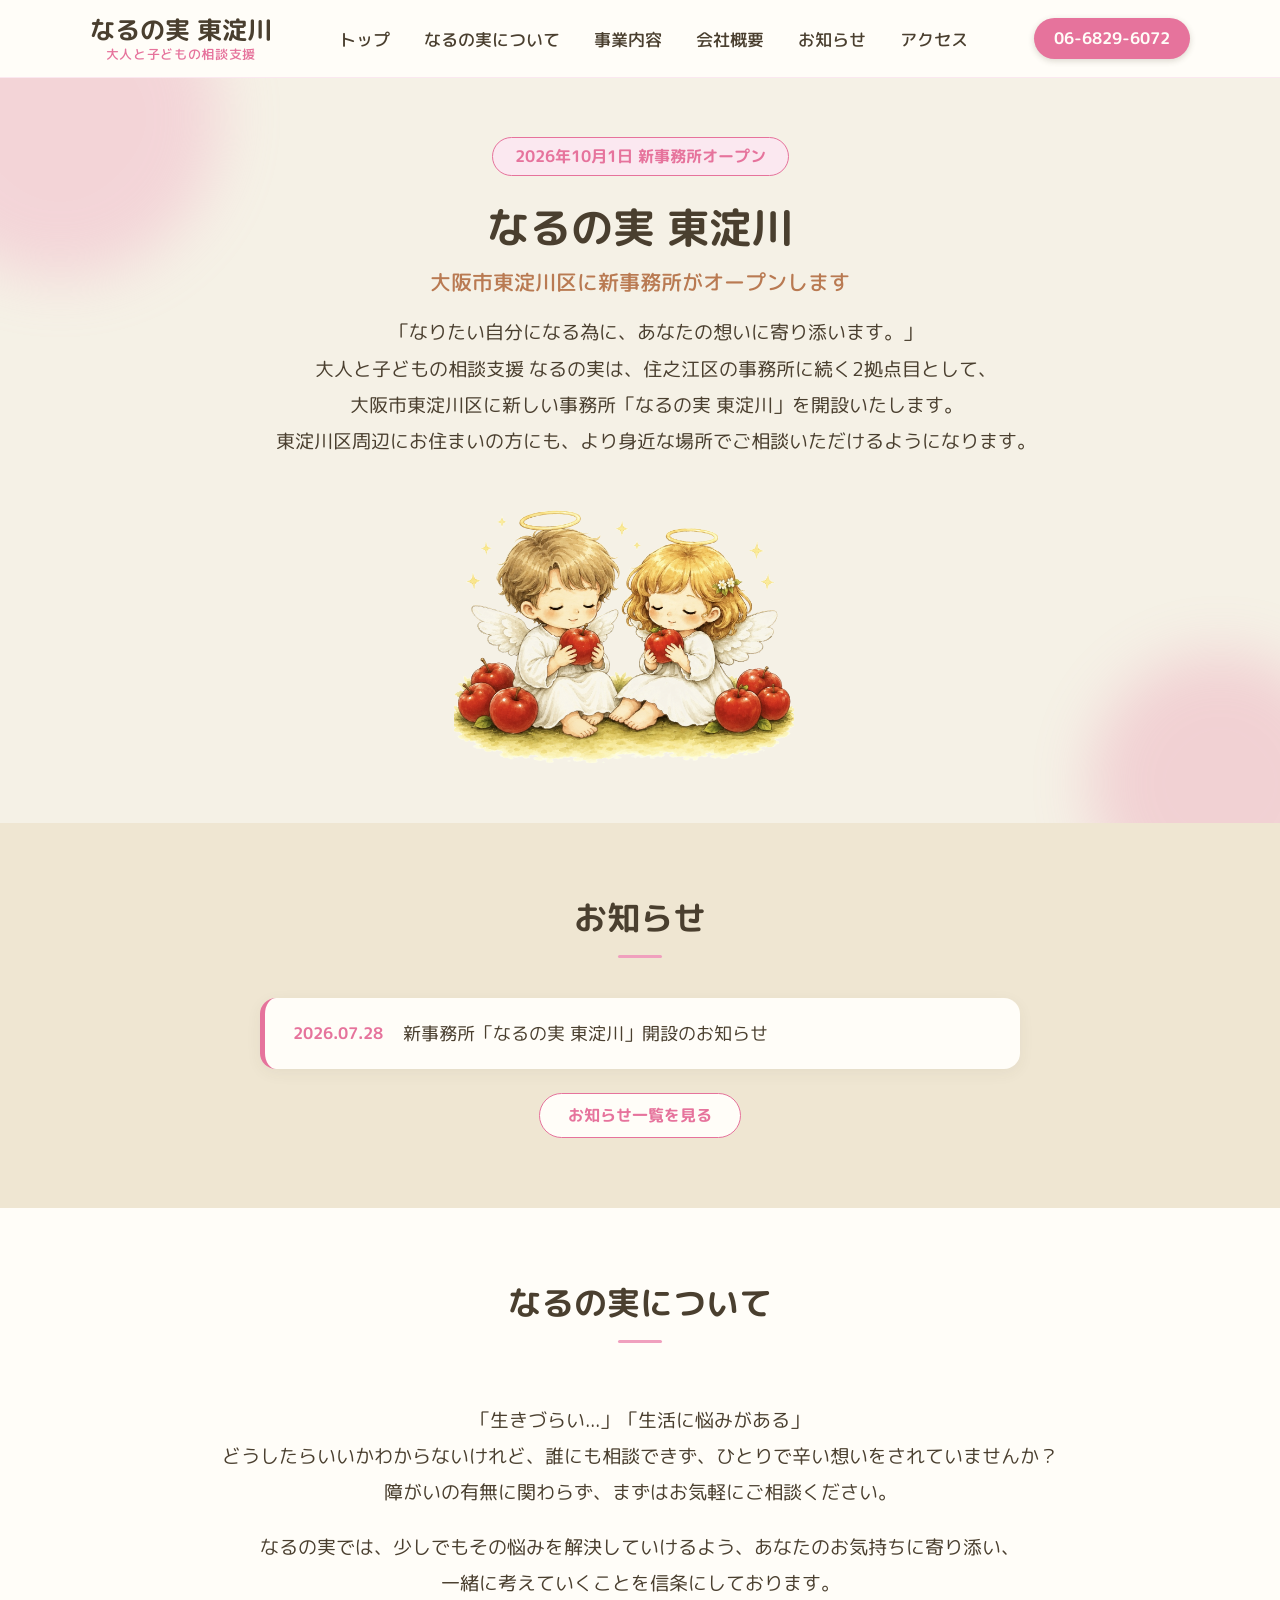
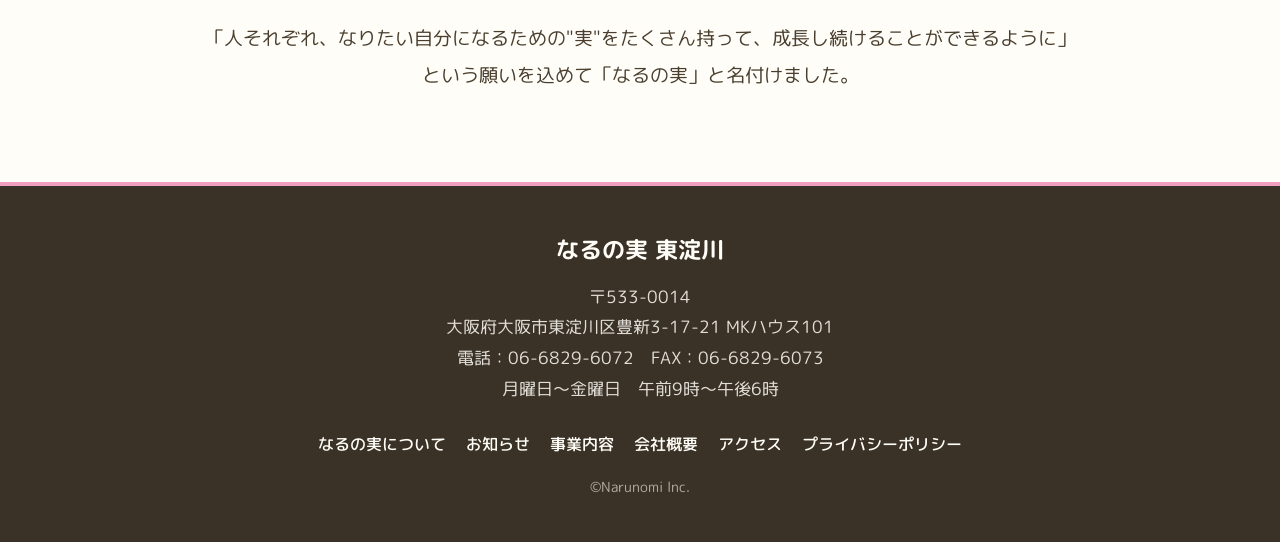
<file: index.html>
<!DOCTYPE html>
<html lang="ja">
<head>
<meta charset="UTF-8">
<meta name="viewport" content="width=device-width, initial-scale=1">
<title>なるの実 東淀川 :: 大人と子どもの相談支援 なるの実</title>
<meta name="description" content="大人と子どもの相談支援 なるの実の新事務所「なるの実 東淀川」が大阪市東淀川区にオープンします。">
<link rel="preconnect" href="https://fonts.googleapis.com">
<link rel="stylesheet" href="style.css?v=9">
</head>
<body>

<header id="header">
  <div class="header--inner">
    <div class="logo">なるの実 東淀川<span>大人と子どもの相談支援</span></div>
    <nav>
      <ul>
        <li><a href="index.html">トップ</a></li>
        <li><a href="#about">なるの実について</a></li>
        <li><a href="business.html">事業内容</a></li>
        <li><a href="company.html">会社概要</a></li>
        <li><a href="news.html">お知らせ</a></li>
        <li><a href="access.html">アクセス</a></li>
      </ul>
    </nav>
    <a class="btn-tel" href="tel:0668296072">06-6829-6072</a>
    <button class="menu-toggle" id="menuToggle" aria-label="メニューを開く" aria-expanded="false">☰</button>
  </div>
</header>

<main>

  <section id="hero">
    <div class="container">
      <span class="badge">2026年10月1日 新事務所オープン</span>
      <h1>なるの実 東淀川<small>大阪市東淀川区に新事務所がオープンします</small></h1>
      <p>「なりたい自分になる為に、あなたの想いに寄り添います。」<br><span class="nowrap">大人と子どもの相談支援 なるの実は、住之江区の事務所に続く2拠点目として、</span><br><span class="nowrap">大阪市東淀川区に新しい事務所「なるの実 東淀川」を開設いたします。</span><br><span class="nowrap">東淀川区周辺にお住まいの方にも、より身近な場所でご相談いただけるようになります。</span></p>
      <div class="hero-img">
        <img src="main_v_people_cutout2.png" alt="なるの実 東淀川 メインビジュアル">
      </div>
    </div>
  </section>

  <section id="news">
    <div class="container">
      <div class="section-title">
        <h2>お知らせ</h2>
      </div>
      <div class="news-preview-box">
        <a href="news.html">
          <span class="date">2026.07.28</span>
          <span class="text">新事務所「なるの実 東淀川」開設のお知らせ</span>
        </a>
      </div>
      <div style="text-align:center; margin-top:24px;">
        <a href="news.html" class="btn-more">お知らせ一覧を見る</a>
      </div>
    </div>
  </section>

  <section id="about">
    <div class="container">
      <div class="section-title">
        <h2>なるの実について</h2>
      </div>
      <div class="about-inner">
        <div class="about-text" style="max-width:920px; margin:0 auto;">
          <p>
            「生きづらい...」「生活に悩みがある」<br>
            <span class="nowrap">どうしたらいいかわからないけれど、誰にも相談できず、ひとりで辛い想いをされていませんか？</span><br>
            障がいの有無に関わらず、まずはお気軽にご相談ください。
          </p>
          <p>
            なるの実では、少しでもその悩みを解決していけるよう、あなたのお気持ちに寄り添い、<br>
            一緒に考えていくことを信条にしております。
          </p>
          <p>
            <span class="nowrap">「人それぞれ、なりたい自分になるための"実"をたくさん持って、成長し続けることができるように」</span><br>
            という願いを込めて「なるの実」と名付けました。
          </p>
        </div>
      </div>
    </div>
  </section>


</main>

<footer id="footer">
  <div class="container footer--inner">
    <div class="footer-logo">なるの実 東淀川</div>
    <div class="footer-info">
      〒533-0014<br>
      大阪府大阪市東淀川区豊新3-17-21 MKハウス101<br>
      電話：06-6829-6072　FAX：06-6829-6073<br>
      月曜日〜金曜日　午前9時〜午後6時
    </div>
    <nav>
      <ul>
        <li><a href="#about">なるの実について</a></li>
        <li><a href="news.html">お知らせ</a></li>
        <li><a href="business.html">事業内容</a></li>
        <li><a href="company.html">会社概要</a></li>
        <li><a href="access.html">アクセス</a></li>
        <li><a href="https://narunomi.com/privacy" target="_blank" rel="noopener">プライバシーポリシー</a></li>
      </ul>
    </nav>
    <p class="copyright">©Narunomi lnc.</p>
  </div>
</footer>

<script src="menu.js"></script>
</body>
</html>
</file>
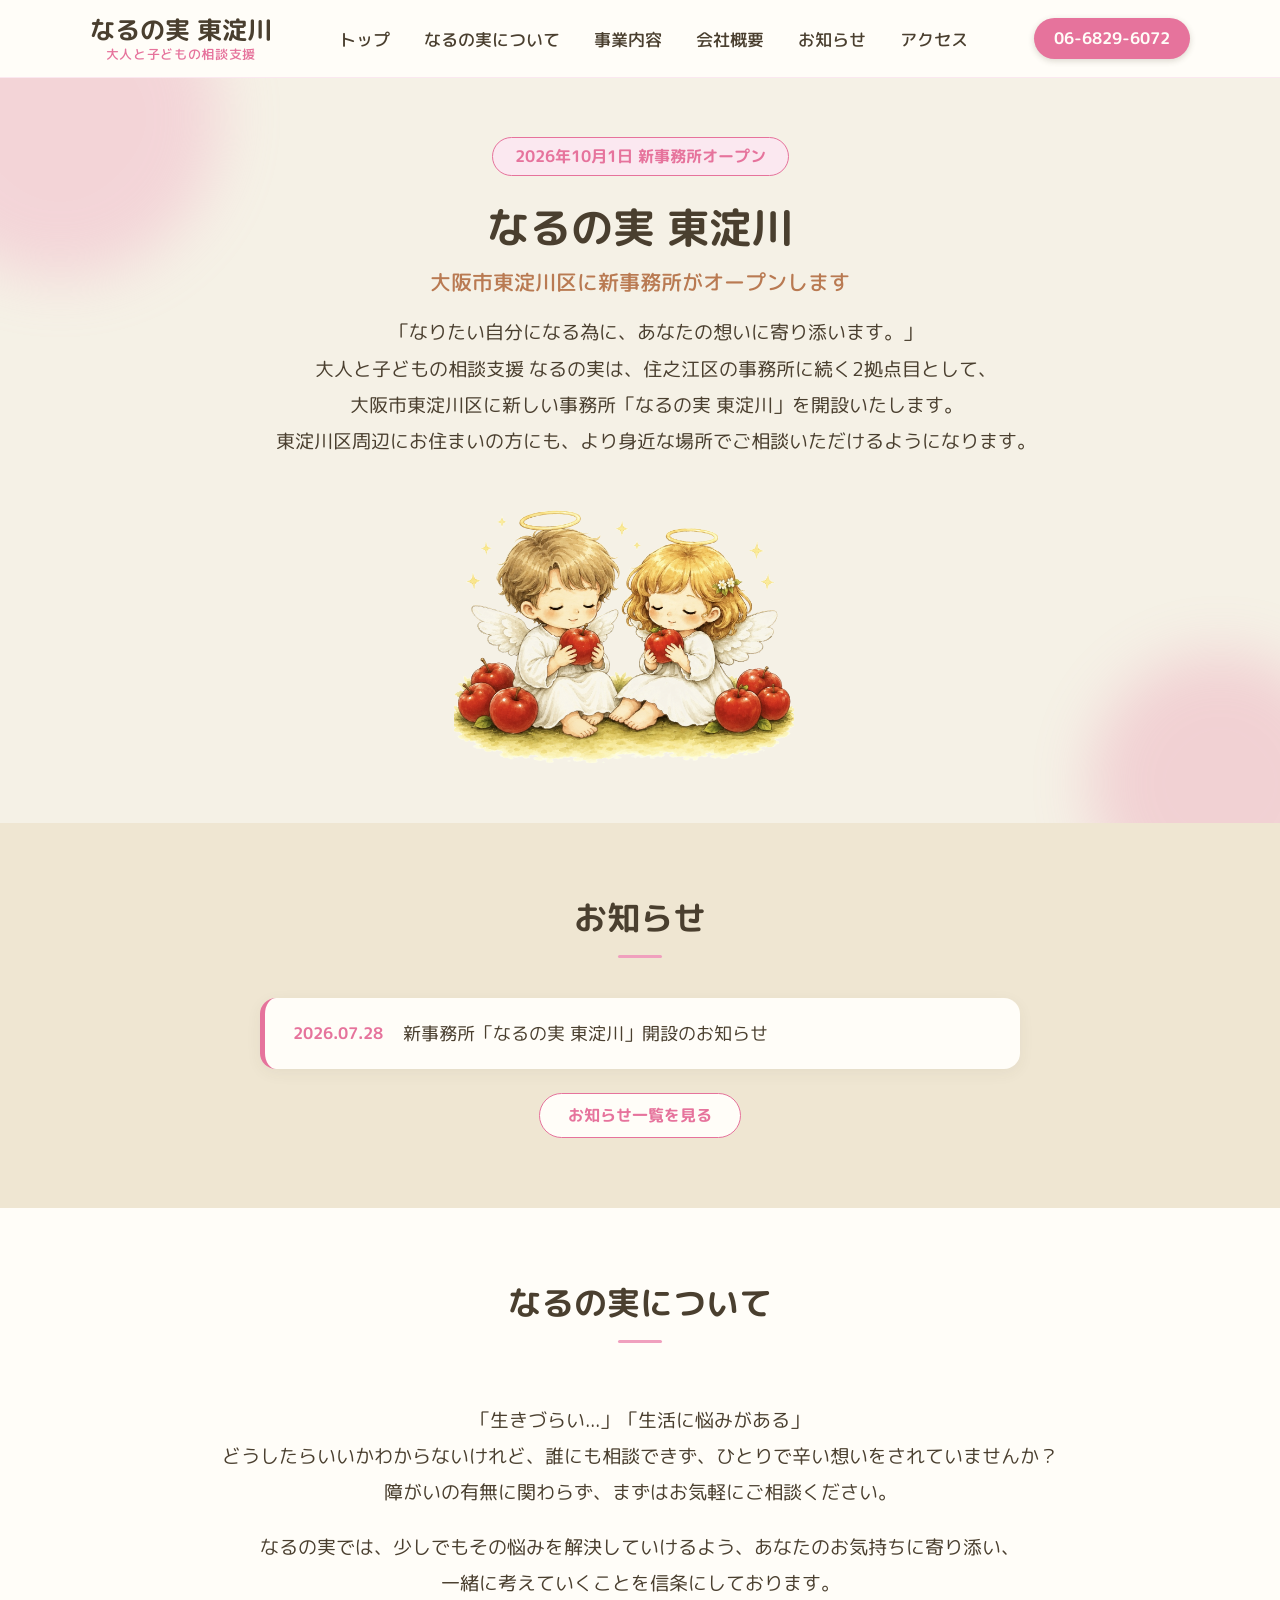
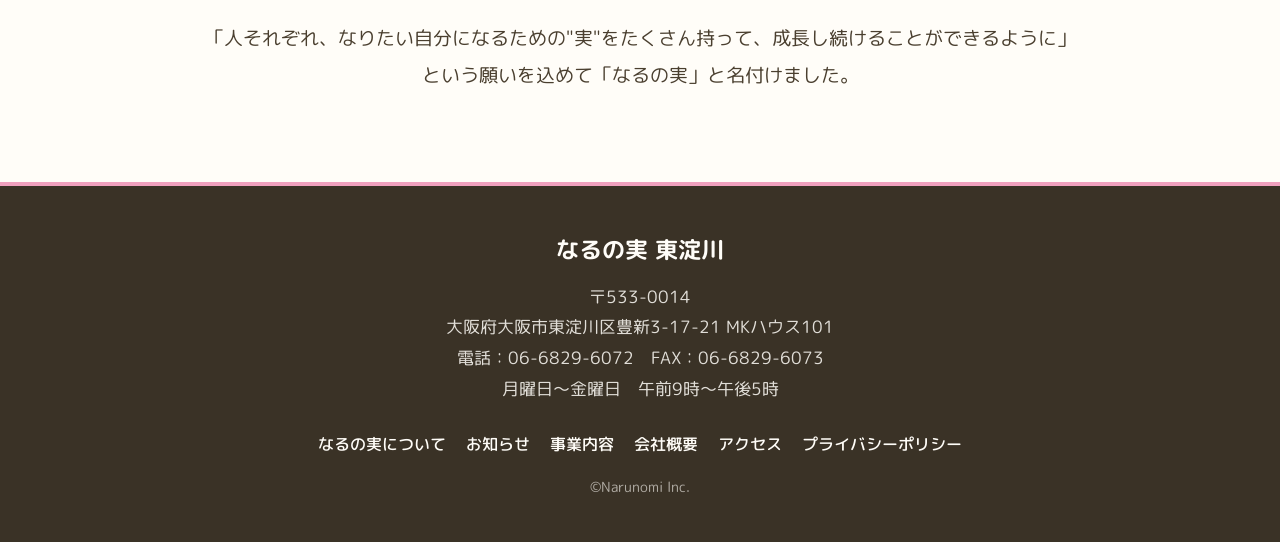
<file: なるの実東淀川ホームページ/index.html>
<!DOCTYPE html>
<html lang="ja">
<head>
<meta charset="UTF-8">
<meta name="viewport" content="width=device-width, initial-scale=1">
<title>なるの実 東淀川 :: 大人と子どもの相談支援 なるの実</title>
<meta name="description" content="大人と子どもの相談支援 なるの実の新事務所「なるの実 東淀川」が大阪市東淀川区にオープンします。">
<link rel="preconnect" href="https://fonts.googleapis.com">
<link rel="stylesheet" href="style.css">
</head>
<body>

<header id="header">
  <div class="header--inner">
    <div class="logo">なるの実 東淀川<span>大人と子どもの相談支援</span></div>
    <nav>
      <ul>
        <li><a href="index.html">トップ</a></li>
        <li><a href="#about">なるの実について</a></li>
        <li><a href="business.html">事業内容</a></li>
        <li><a href="company.html">会社概要</a></li>
        <li><a href="news.html">お知らせ</a></li>
        <li><a href="access.html">アクセス</a></li>
      </ul>
    </nav>
    <a class="btn-tel" href="tel:0668296072">06-6829-6072</a>
  </div>
</header>

<main>

  <section id="hero">
    <div class="container">
      <span class="badge">2026年10月1日 新事務所オープン</span>
      <h1>なるの実 東淀川<small>大阪市東淀川区に新事務所がオープンします</small></h1>
      <p>「なりたい自分になる為に、あなたの想いに寄り添います。」<br><span class="nowrap">大人と子どもの相談支援 なるの実は、住之江区の事務所に続く2拠点目として、</span><br><span class="nowrap">大阪市東淀川区に新しい事務所「なるの実 東淀川」を開設いたします。</span><br><span class="nowrap">東淀川区周辺にお住まいの方にも、より身近な場所でご相談いただけるようになります。</span></p>
      <div class="hero-img">
        <img src="main_v_people_cutout2.png" alt="なるの実 東淀川 メインビジュアル">
      </div>
    </div>
  </section>

  <section id="news">
    <div class="container">
      <div class="section-title">
        <h2>お知らせ</h2>
      </div>
      <div class="news-preview-box">
        <a href="news.html">
          <span class="date">2026.07.28</span>
          <span class="text">新事務所「なるの実 東淀川」開設のお知らせ</span>
        </a>
      </div>
      <div style="text-align:center; margin-top:24px;">
        <a href="news.html" class="btn-more">お知らせ一覧を見る</a>
      </div>
    </div>
  </section>

  <section id="about">
    <div class="container">
      <div class="section-title">
        <h2>なるの実について</h2>
      </div>
      <div class="about-inner">
        <div class="about-text" style="max-width:920px; margin:0 auto;">
          <p>
            「生きづらい...」「生活に悩みがある」<br>
            <span class="nowrap">どうしたらいいかわからないけれど、誰にも相談できず、ひとりで辛い想いをされていませんか？</span><br>
            障がいの有無に関わらず、まずはお気軽にご相談ください。
          </p>
          <p>
            なるの実では、少しでもその悩みを解決していけるよう、あなたのお気持ちに寄り添い、<br>
            一緒に考えていくことを信条にしております。
          </p>
          <p>
            <span class="nowrap">「人それぞれ、なりたい自分になるための"実"をたくさん持って、成長し続けることができるように」</span><br>
            という願いを込めて「なるの実」と名付けました。
          </p>
        </div>
      </div>
    </div>
  </section>


</main>

<footer id="footer">
  <div class="container footer--inner">
    <div class="footer-logo">なるの実 東淀川</div>
    <div class="footer-info">
      〒533-0014<br>
      大阪府大阪市東淀川区豊新3-17-21 MKハウス101<br>
      電話：06-6829-6072　FAX：06-6829-6073<br>
      月曜日〜金曜日　午前9時〜午後5時
    </div>
    <nav>
      <ul>
        <li><a href="#about">なるの実について</a></li>
        <li><a href="news.html">お知らせ</a></li>
        <li><a href="business.html">事業内容</a></li>
        <li><a href="company.html">会社概要</a></li>
        <li><a href="access.html">アクセス</a></li>
        <li><a href="https://narunomi.com/privacy" target="_blank" rel="noopener">プライバシーポリシー</a></li>
      </ul>
    </nav>
    <p class="copyright">©Narunomi lnc.</p>
  </div>
</footer>

</body>
</html>
</file>
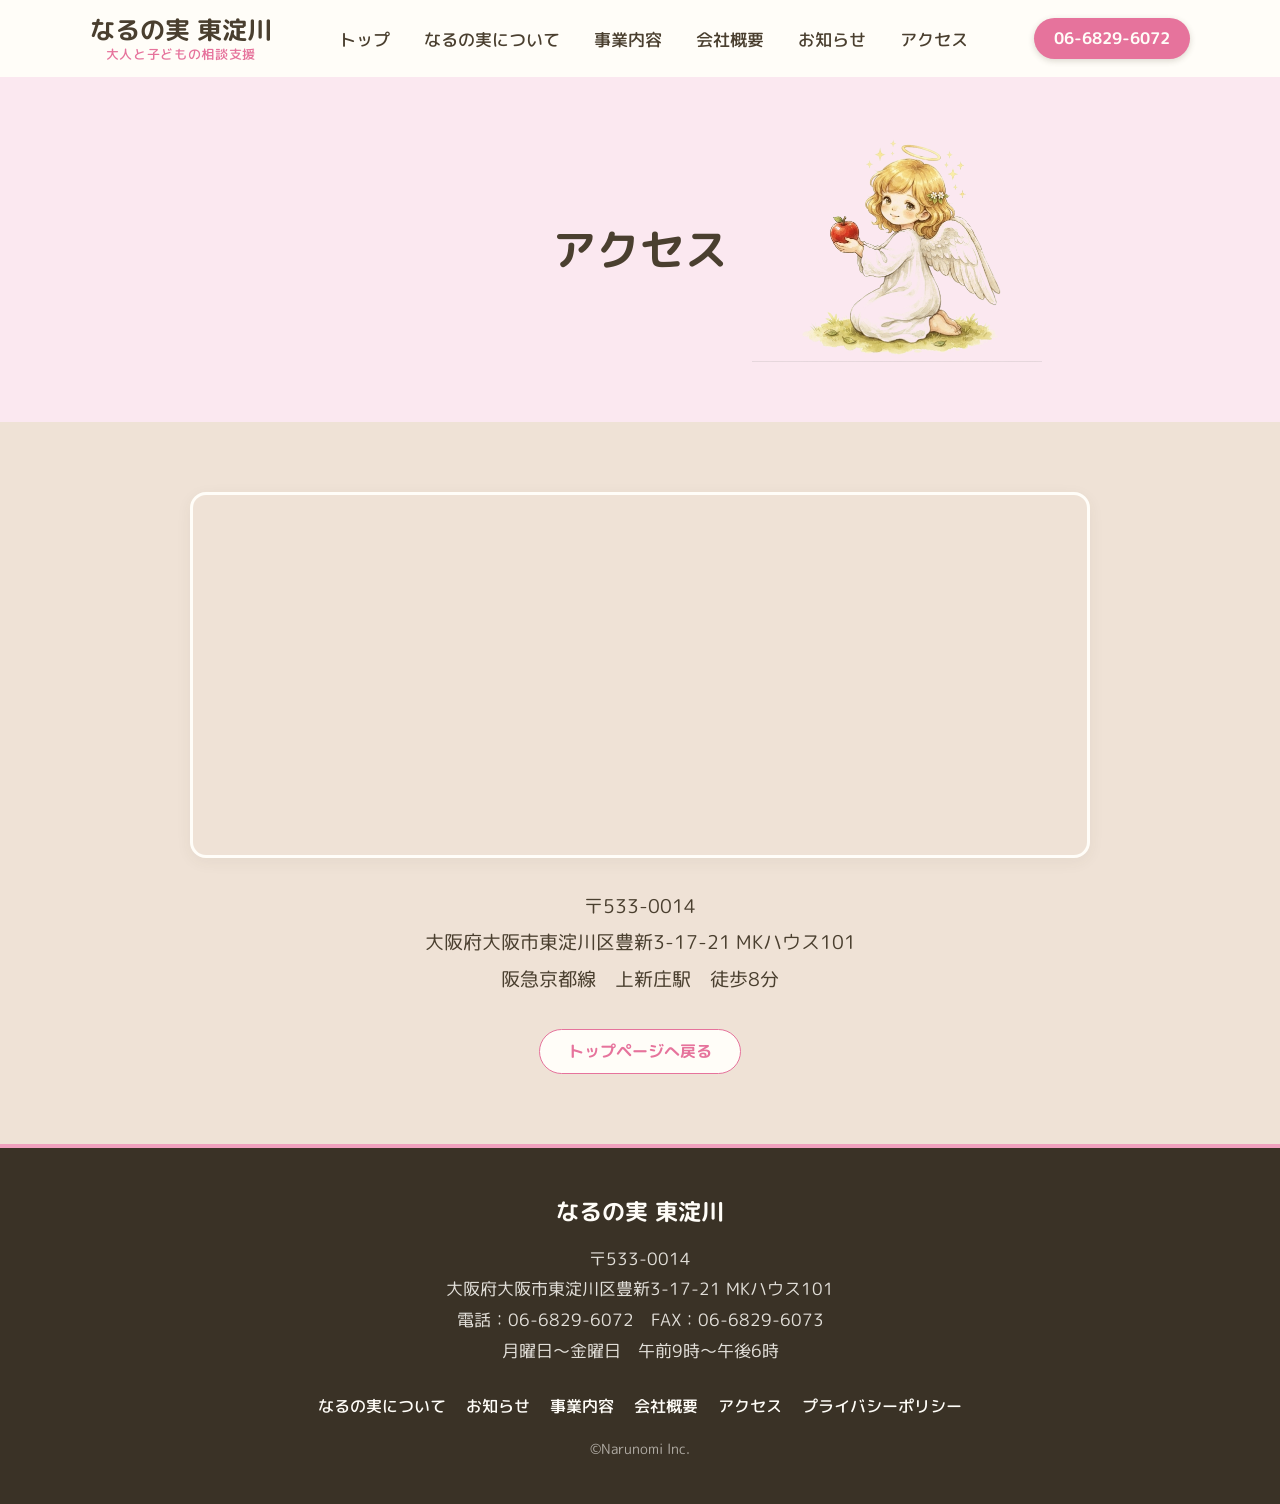
<file: access.html>
<!DOCTYPE html>
<html lang="ja">
<head>
<meta charset="UTF-8">
<meta name="viewport" content="width=device-width, initial-scale=1">
<title>アクセス :: なるの実 東淀川 :: 大人と子どもの相談支援 なるの実</title>
<meta name="description" content="なるの実 東淀川へのアクセス・所在地のご案内です。">
<link rel="preconnect" href="https://fonts.googleapis.com">
<link rel="stylesheet" href="style.css?v=9">
</head>
<body>

<header id="header">
  <div class="header--inner">
    <div class="logo">なるの実 東淀川<span>大人と子どもの相談支援</span></div>
    <nav>
      <ul>
        <li><a href="index.html">トップ</a></li>
        <li><a href="index.html#about">なるの実について</a></li>
        <li><a href="business.html">事業内容</a></li>
        <li><a href="company.html">会社概要</a></li>
        <li><a href="news.html">お知らせ</a></li>
        <li><a href="access.html">アクセス</a></li>
      </ul>
    </nav>
    <a class="btn-tel" href="tel:0668296072">06-6829-6072</a>
    <button class="menu-toggle" id="menuToggle" aria-label="メニューを開く" aria-expanded="false">☰</button>
  </div>
</header>

<main>

  <section id="page-header">
    <div class="container">
      <div class="title-wrap">
        <h1>アクセス</h1>
        <div class="page-header-img">
          <img src="angel3.png" alt="なるの実 東淀川 イラスト">
        </div>
      </div>
    </div>
  </section>

  <section id="access">
    <div class="container">
      <div class="map-wrap">
        <iframe
          src="https://www.google.com/maps?q=大阪府大阪市東淀川区豊新3-17-21&output=embed"
          loading="lazy"
          referrerpolicy="no-referrer-when-downgrade">
        </iframe>
      </div>
      <div class="access-info">
        <p>
          〒533-0014<br>
          大阪府大阪市東淀川区豊新3-17-21 MKハウス101<br>
          阪急京都線　上新庄駅　徒歩8分
        </p>
      </div>
      <div style="text-align:center; margin-top:32px;">
        <a href="index.html" class="btn-more">トップページへ戻る</a>
      </div>
    </div>
  </section>

</main>

<footer id="footer">
  <div class="container footer--inner">
    <div class="footer-logo">なるの実 東淀川</div>
    <div class="footer-info">
      〒533-0014<br>
      大阪府大阪市東淀川区豊新3-17-21 MKハウス101<br>
      電話：06-6829-6072　FAX：06-6829-6073<br>
      月曜日〜金曜日　午前9時〜午後6時
    </div>
    <nav>
      <ul>
        <li><a href="index.html#about">なるの実について</a></li>
        <li><a href="news.html">お知らせ</a></li>
        <li><a href="business.html">事業内容</a></li>
        <li><a href="company.html">会社概要</a></li>
        <li><a href="access.html">アクセス</a></li>
        <li><a href="https://narunomi.com/privacy" target="_blank" rel="noopener">プライバシーポリシー</a></li>
      </ul>
    </nav>
    <p class="copyright">©Narunomi lnc.</p>
  </div>
</footer>

<script src="menu.js"></script>
</body>
</html>
</file>
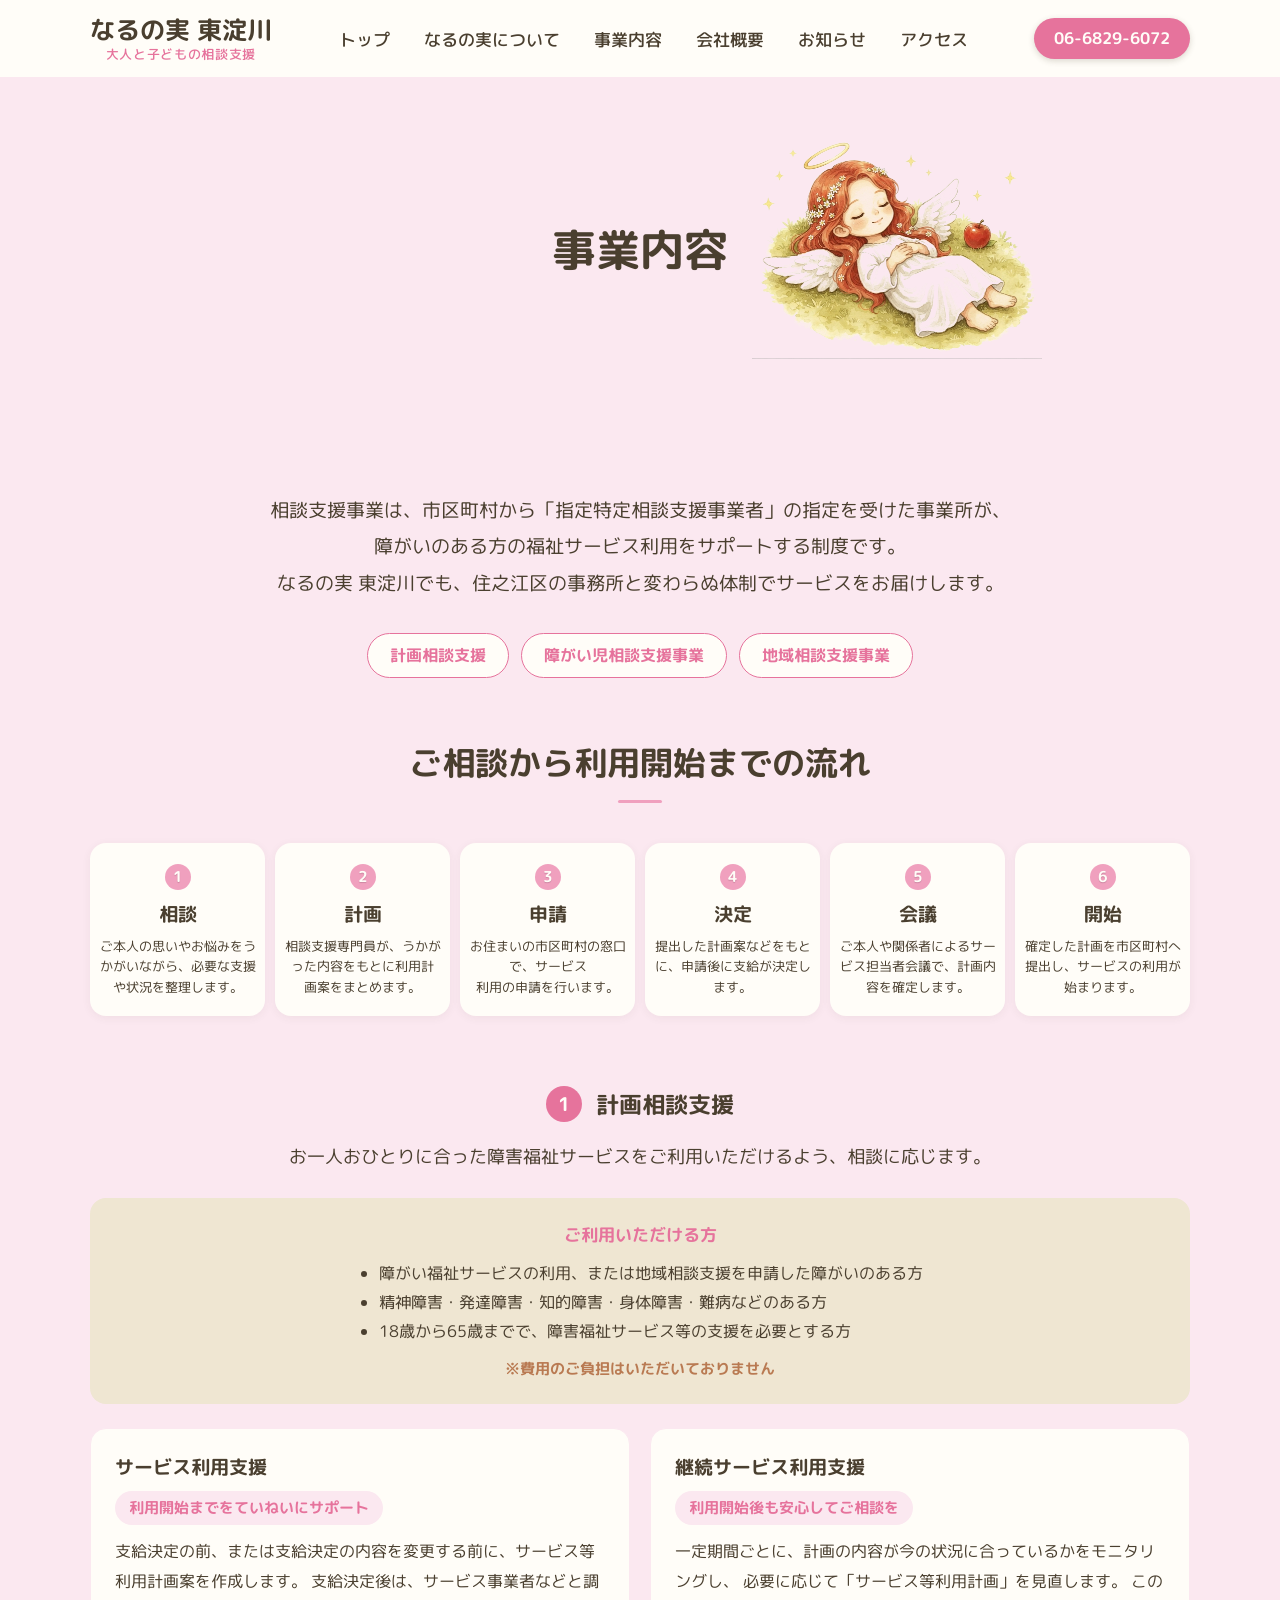
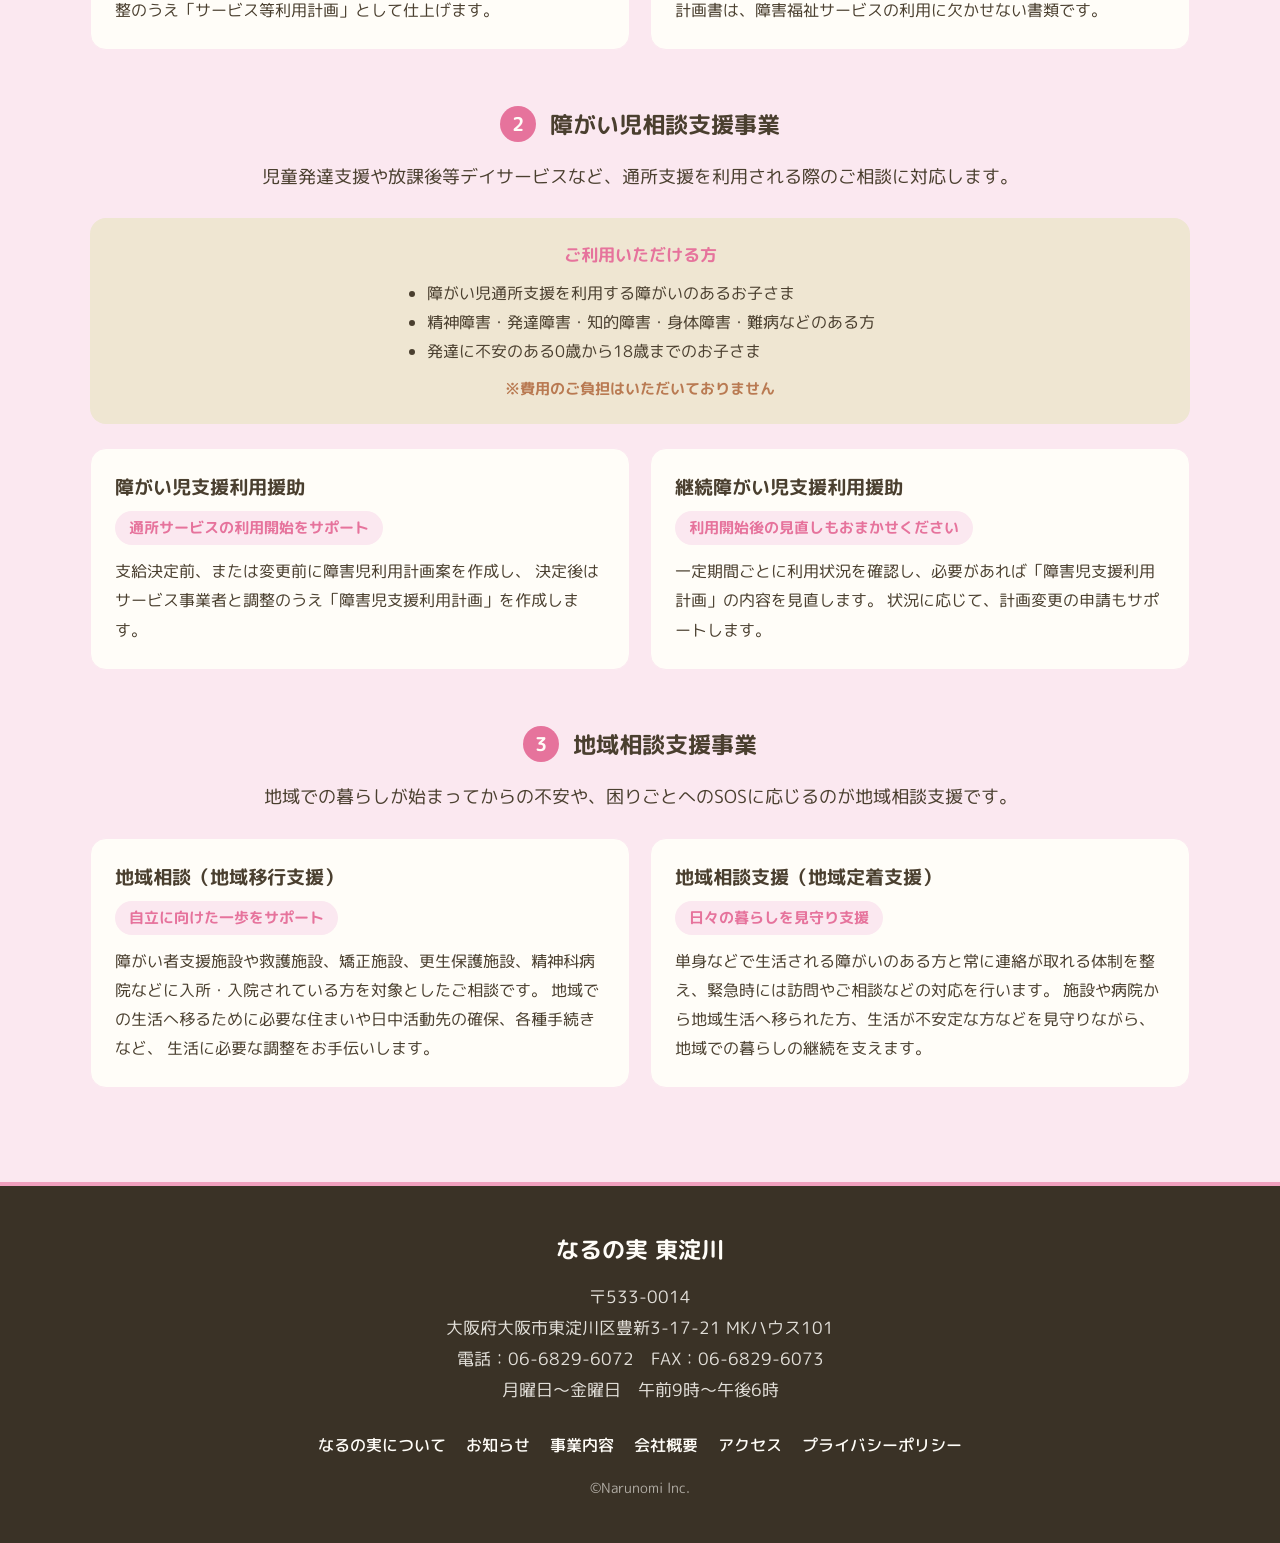
<file: business.html>
<!DOCTYPE html>
<html lang="ja">
<head>
<meta charset="UTF-8">
<meta name="viewport" content="width=device-width, initial-scale=1">
<title>事業内容 :: なるの実 東淀川 :: 大人と子どもの相談支援 なるの実</title>
<meta name="description" content="なるの実 東淀川の事業内容(計画相談支援・障がい児相談支援事業・地域相談支援事業)のご案内です。">
<link rel="preconnect" href="https://fonts.googleapis.com">
<link rel="stylesheet" href="style.css?v=9">
</head>
<body>

<header id="header">
  <div class="header--inner">
    <div class="logo">なるの実 東淀川<span>大人と子どもの相談支援</span></div>
    <nav>
      <ul>
        <li><a href="index.html">トップ</a></li>
        <li><a href="index.html#about">なるの実について</a></li>
        <li><a href="business.html">事業内容</a></li>
        <li><a href="company.html">会社概要</a></li>
        <li><a href="news.html">お知らせ</a></li>
        <li><a href="access.html">アクセス</a></li>
      </ul>
    </nav>
    <a class="btn-tel" href="tel:0668296072">06-6829-6072</a>
    <button class="menu-toggle" id="menuToggle" aria-label="メニューを開く" aria-expanded="false">☰</button>
  </div>
</header>

<main>

  <section id="page-header">
    <div class="container">
      <div class="title-wrap">
        <h1>事業内容</h1>
        <div class="page-header-img">
          <img src="angel4.png" alt="なるの実 東淀川 イラスト">
        </div>
      </div>
    </div>
  </section>

  <section id="business">
    <div class="container">
      <p style="text-align:center; max-width:920px; margin:0 auto 32px; line-height:1.9;">
        相談支援事業は、市区町村から「指定特定相談支援事業者」の指定を受けた事業所が、<br>
        障がいのある方の福祉サービス利用をサポートする制度です。<br>
        なるの実 東淀川でも、住之江区の事務所と変わらぬ体制でサービスをお届けします。
      </p>

      <nav class="quick-nav" aria-label="事業内容メニュー">
        <a href="#plan">計画相談支援</a>
        <a href="#child">障がい児相談支援事業</a>
        <a href="#community">地域相談支援事業</a>
      </nav>

      <div class="section-title">
        <h2>ご相談から利用開始までの流れ</h2>
      </div>
      <div class="flow-list" style="margin-bottom:70px;">
        <li><div class="step">1</div><div class="title">相談</div><p>ご本人の思いやお悩みをうかがいながら、必要な支援や状況を整理します。</p></li>
        <li><div class="step">2</div><div class="title">計画</div><p>相談支援専門員が、うかがった内容をもとに利用計<span style="white-space:nowrap;">画案をまとめます。</span></p></li>
        <li><div class="step">3</div><div class="title">申請</div><p>お住まいの市区町村の窓口で、サービス<span style="white-space:nowrap;">利用の申請を行います。</span></p></li>
        <li><div class="step">4</div><div class="title">決定</div><p>提出した計画案などをもとに、申請後に支給が決定します。</p></li>
        <li><div class="step">5</div><div class="title">会議</div><p>ご本人や関係者によるサービス担当者会議で、計画内容を確定します。</p></li>
        <li><div class="step">6</div><div class="title">開始</div><p>確定した計画を市区町村へ提出し、サービスの利用が始まります。</p></li>
      </div>

      <div class="service-block" id="plan">
        <div class="block-head">
          <span class="num">1</span>
          <h3>計画相談支援</h3>
        </div>
        <p class="lead">
          お一人おひとりに合った障害福祉サービスをご利用いただけるよう、相談に応じます。
        </p>
        <div class="target-box" style="margin-bottom:24px;">
          <h4>ご利用いただける方</h4>
          <ul>
            <li>障がい福祉サービスの利用、または地域相談支援を申請した障がいのある方</li>
            <li>精神障害・発達障害・知的障害・身体障害・難病などのある方</li>
            <li>18歳から65歳までで、障害福祉サービス等の支援を必要とする方</li>
          </ul>
          <p class="note">※費用のご負担はいただいておりません</p>
        </div>
        <div class="sub-service-grid">
          <div class="sub-service">
            <h4>サービス利用支援</h4>
            <span class="catch">利用開始までをていねいにサポート</span>
            <p>
              支給決定の前、または支給決定の内容を変更する前に、サービス等利用計画案を作成します。
              支給決定後は、サービス事業者などと調整のうえ「サービス等利用計画」として仕上げます。
            </p>
          </div>
          <div class="sub-service">
            <h4>継続サービス利用支援</h4>
            <span class="catch">利用開始後も安心してご相談を</span>
            <p>
              一定期間ごとに、計画の内容が今の状況に合っているかをモニタリングし、
              必要に応じて「サービス等利用計画」を見直します。
              この計画書は、障害福祉サービスの利用に欠かせない書類です。
            </p>
          </div>
        </div>
      </div>

      <div class="service-block" id="child">
        <div class="block-head">
          <span class="num">2</span>
          <h3>障がい児相談支援事業</h3>
        </div>
        <p class="lead">
          児童発達支援や放課後等デイサービスなど、通所支援を利用される際のご相談に対応します。
        </p>
        <div class="target-box" style="margin-bottom:24px;">
          <h4>ご利用いただける方</h4>
          <ul>
            <li>障がい児通所支援を利用する障がいのあるお子さま</li>
            <li>精神障害・発達障害・知的障害・身体障害・難病などのある方</li>
            <li>発達に不安のある0歳から18歳までのお子さま</li>
          </ul>
          <p class="note">※費用のご負担はいただいておりません</p>
        </div>
        <div class="sub-service-grid">
          <div class="sub-service">
            <h4>障がい児支援利用援助</h4>
            <span class="catch">通所サービスの利用開始をサポート</span>
            <p>
              支給決定前、または変更前に障害児利用計画案を作成し、
              決定後はサービス事業者と調整のうえ「障害児支援利用計画」を作成します。
            </p>
          </div>
          <div class="sub-service">
            <h4>継続障がい児支援利用援助</h4>
            <span class="catch">利用開始後の見直しもおまかせください</span>
            <p>
              一定期間ごとに利用状況を確認し、必要があれば「障害児支援利用計画」の内容を見直します。
              状況に応じて、計画変更の申請もサポートします。
            </p>
          </div>
        </div>
      </div>

      <div class="service-block" id="community">
        <div class="block-head">
          <span class="num">3</span>
          <h3>地域相談支援事業</h3>
        </div>
        <p class="lead">
          地域での暮らしが始まってからの不安や、困りごとへのSOSに応じるのが地域相談支援です。
        </p>
        <div class="sub-service-grid">
          <div class="sub-service">
            <h4>地域相談（地域移行支援）</h4>
            <span class="catch">自立に向けた一歩をサポート</span>
            <p>
              障がい者支援施設や救護施設、矯正施設、更生保護施設、精神科病院などに入所・入院されている方を対象としたご相談です。
              地域での生活へ移るために必要な住まいや日中活動先の確保、各種手続きなど、
              生活に必要な調整をお手伝いします。
            </p>
          </div>
          <div class="sub-service">
            <h4>地域相談支援（地域定着支援）</h4>
            <span class="catch">日々の暮らしを見守り支援</span>
            <p>
              単身などで生活される障がいのある方と常に連絡が取れる体制を整え、緊急時には訪問やご相談などの対応を行います。
              施設や病院から地域生活へ移られた方、生活が不安定な方などを見守りながら、
              地域での暮らしの継続を支えます。
            </p>
          </div>
        </div>
      </div>
    </div>
  </section>

</main>

<footer id="footer">
  <div class="container footer--inner">
    <div class="footer-logo">なるの実 東淀川</div>
    <div class="footer-info">
      〒533-0014<br>
      大阪府大阪市東淀川区豊新3-17-21 MKハウス101<br>
      電話：06-6829-6072　FAX：06-6829-6073<br>
      月曜日〜金曜日　午前9時〜午後6時
    </div>
    <nav>
      <ul>
        <li><a href="index.html#about">なるの実について</a></li>
        <li><a href="news.html">お知らせ</a></li>
        <li><a href="business.html">事業内容</a></li>
        <li><a href="company.html">会社概要</a></li>
        <li><a href="access.html">アクセス</a></li>
        <li><a href="https://narunomi.com/privacy" target="_blank" rel="noopener">プライバシーポリシー</a></li>
      </ul>
    </nav>
    <p class="copyright">©Narunomi lnc.</p>
  </div>
</footer>

<script src="menu.js"></script>
</body>
</html>
</file>
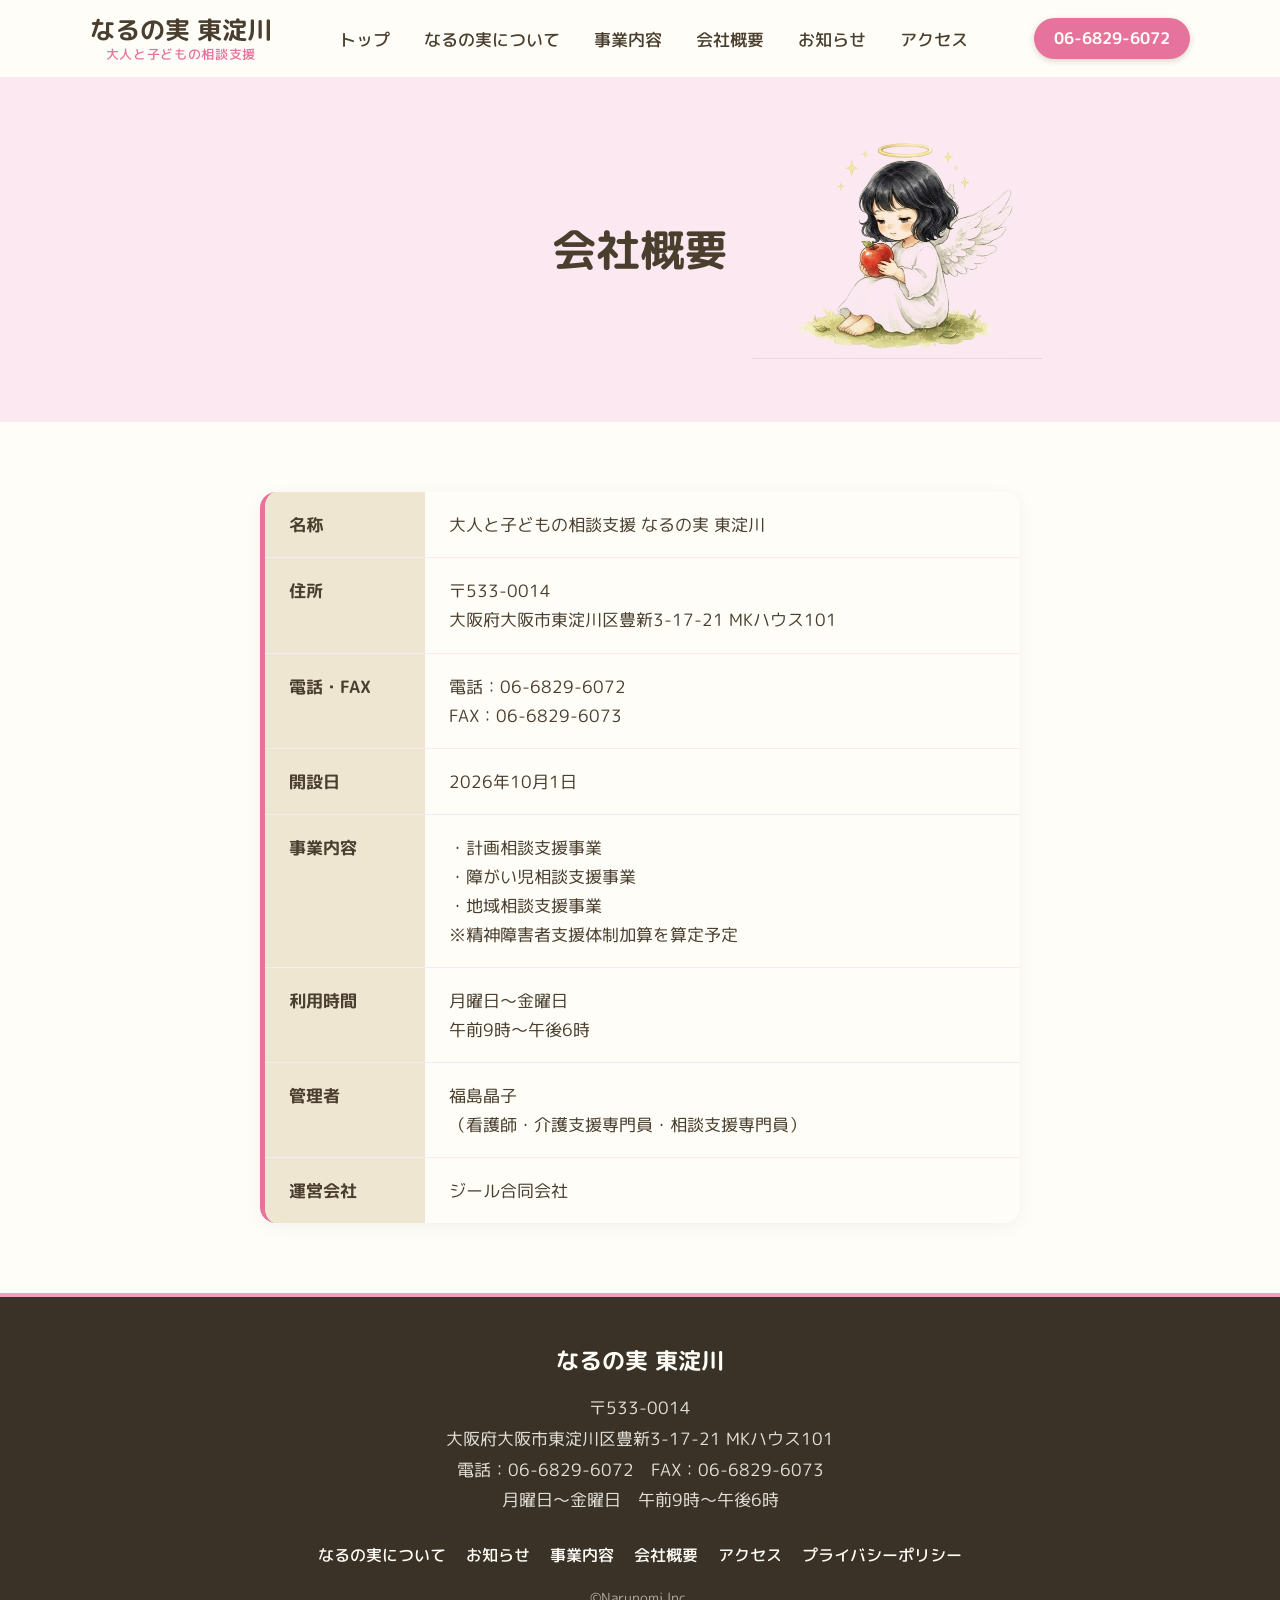
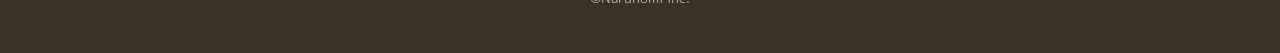
<file: company.html>
<!DOCTYPE html>
<html lang="ja">
<head>
<meta charset="UTF-8">
<meta name="viewport" content="width=device-width, initial-scale=1">
<title>会社概要 :: なるの実 東淀川 :: 大人と子どもの相談支援 なるの実</title>
<meta name="description" content="なるの実 東淀川の会社概要・所在地・利用時間のご案内です。">
<link rel="preconnect" href="https://fonts.googleapis.com">
<link rel="stylesheet" href="style.css?v=9">
</head>
<body>

<header id="header">
  <div class="header--inner">
    <div class="logo">なるの実 東淀川<span>大人と子どもの相談支援</span></div>
    <nav>
      <ul>
        <li><a href="index.html">トップ</a></li>
        <li><a href="index.html#about">なるの実について</a></li>
        <li><a href="business.html">事業内容</a></li>
        <li><a href="company.html">会社概要</a></li>
        <li><a href="news.html">お知らせ</a></li>
        <li><a href="access.html">アクセス</a></li>
      </ul>
    </nav>
    <a class="btn-tel" href="tel:0668296072">06-6829-6072</a>
    <button class="menu-toggle" id="menuToggle" aria-label="メニューを開く" aria-expanded="false">☰</button>
  </div>
</header>

<main>

  <section id="page-header">
    <div class="container">
      <div class="title-wrap">
        <h1>会社概要</h1>
        <div class="page-header-img">
          <img src="angel2.png" alt="なるの実 東淀川 イラスト">
        </div>
      </div>
    </div>
  </section>

  <section id="company">
    <div class="container">
      <div class="company-table">
        <dl>
          <dt>名称</dt>
          <dd>大人と子どもの相談支援 なるの実 東淀川</dd>
        </dl>
        <dl>
          <dt>住所</dt>
          <dd>〒533-0014<br>大阪府大阪市東淀川区豊新3-17-21 MKハウス101</dd>
        </dl>
        <dl>
          <dt>電話・FAX</dt>
          <dd>電話：06-6829-6072<br>FAX：06-6829-6073</dd>
        </dl>
        <dl>
          <dt>開設日</dt>
          <dd>2026年10月1日</dd>
        </dl>
        <dl>
          <dt>事業内容</dt>
          <dd>・計画相談支援事業<br>・障がい児相談支援事業<br>・地域相談支援事業<br>※精神障害者支援体制加算を算定予定</dd>
        </dl>
        <dl>
          <dt>利用時間</dt>
          <dd>月曜日〜金曜日<br>午前9時〜午後6時</dd>
        </dl>
        <dl>
          <dt>管理者</dt>
          <dd>福島晶子<br>（看護師・介護支援専門員・相談支援専門員）</dd>
        </dl>
        <dl>
          <dt>運営会社</dt>
          <dd>ジール合同会社</dd>
        </dl>
      </div>
    </div>
  </section>


</main>

<footer id="footer">
  <div class="container footer--inner">
    <div class="footer-logo">なるの実 東淀川</div>
    <div class="footer-info">
      〒533-0014<br>
      大阪府大阪市東淀川区豊新3-17-21 MKハウス101<br>
      電話：06-6829-6072　FAX：06-6829-6073<br>
      月曜日〜金曜日　午前9時〜午後6時
    </div>
    <nav>
      <ul>
        <li><a href="index.html#about">なるの実について</a></li>
        <li><a href="news.html">お知らせ</a></li>
        <li><a href="business.html">事業内容</a></li>
        <li><a href="company.html">会社概要</a></li>
        <li><a href="access.html">アクセス</a></li>
        <li><a href="https://narunomi.com/privacy" target="_blank" rel="noopener">プライバシーポリシー</a></li>
      </ul>
    </nav>
    <p class="copyright">©Narunomi lnc.</p>
  </div>
</footer>

<script src="menu.js"></script>
</body>
</html>
</file>
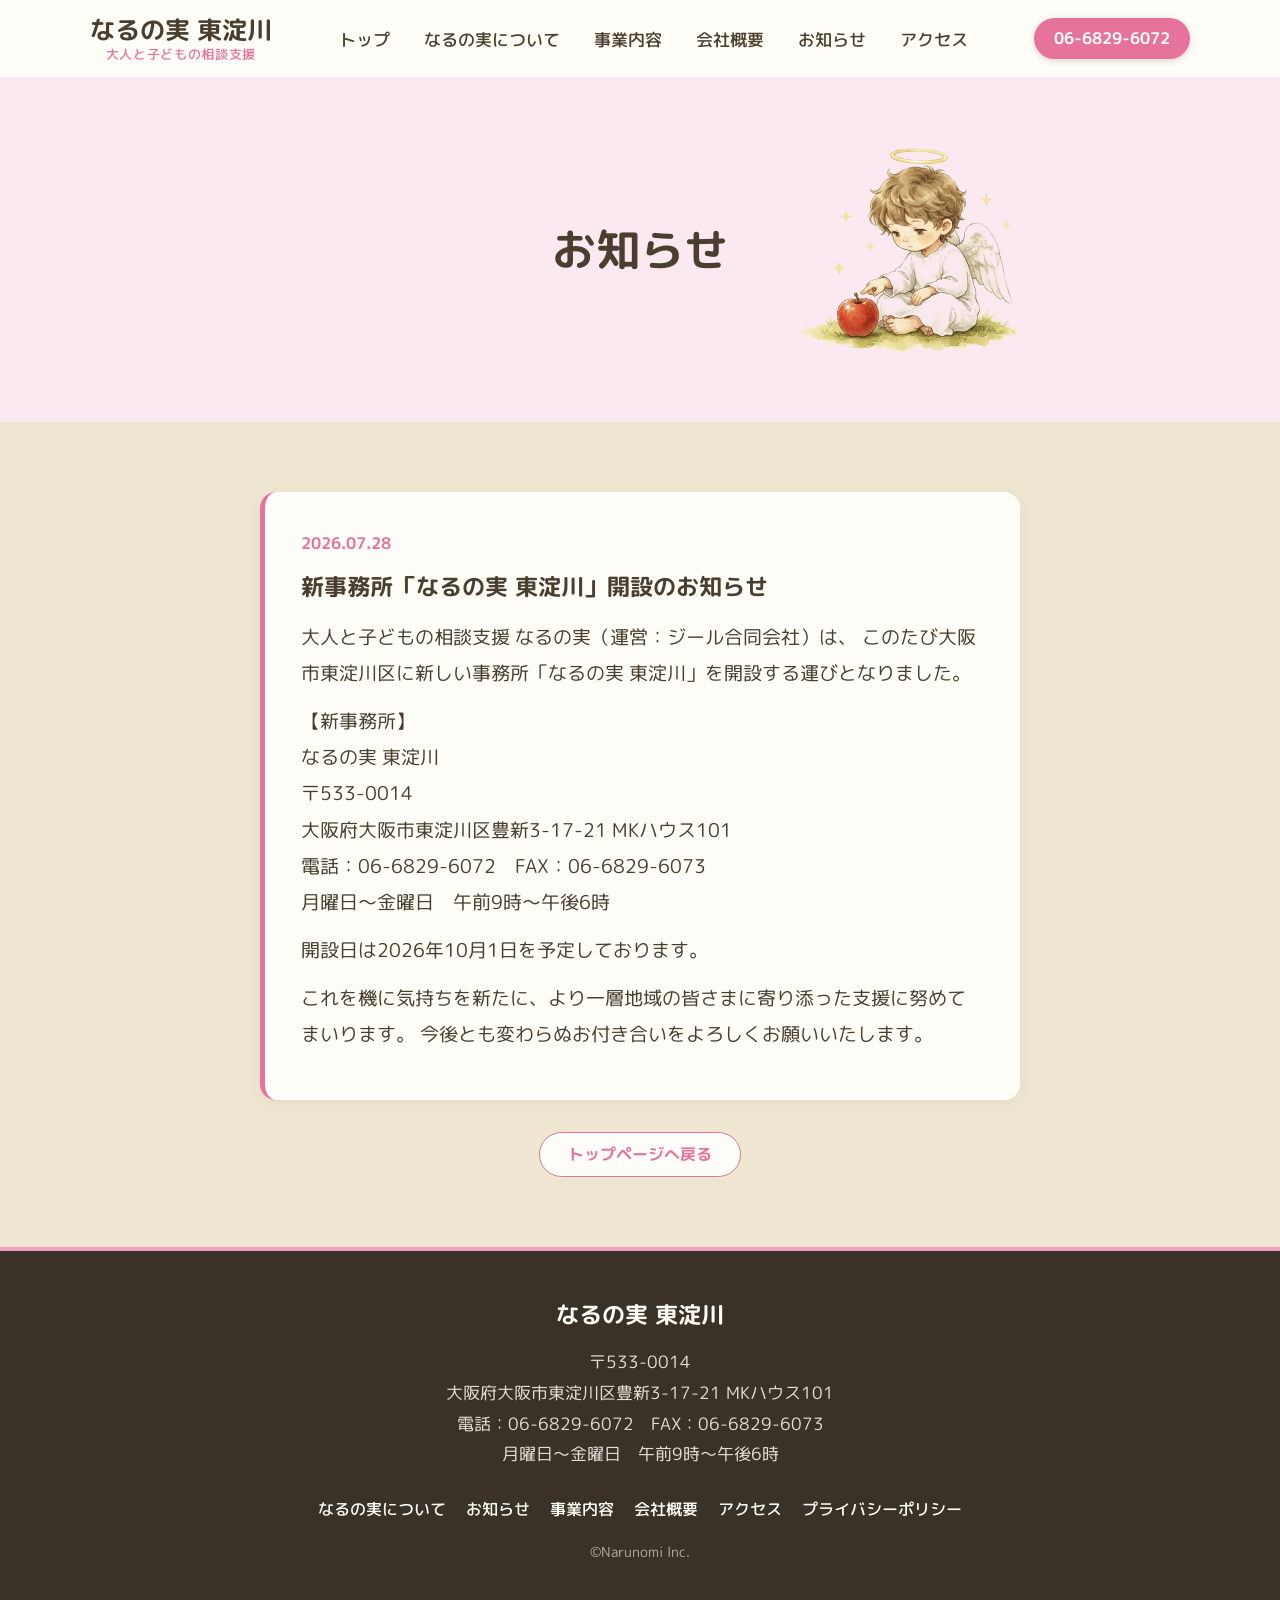
<file: news.html>
<!DOCTYPE html>
<html lang="ja">
<head>
<meta charset="UTF-8">
<meta name="viewport" content="width=device-width, initial-scale=1">
<title>お知らせ :: なるの実 東淀川 :: 大人と子どもの相談支援 なるの実</title>
<meta name="description" content="なるの実 東淀川からのお知らせ一覧です。">
<link rel="preconnect" href="https://fonts.googleapis.com">
<link rel="stylesheet" href="style.css?v=9">
</head>
<body>

<header id="header">
  <div class="header--inner">
    <div class="logo">なるの実 東淀川<span>大人と子どもの相談支援</span></div>
    <nav>
      <ul>
        <li><a href="index.html">トップ</a></li>
        <li><a href="index.html#about">なるの実について</a></li>
        <li><a href="business.html">事業内容</a></li>
        <li><a href="company.html">会社概要</a></li>
        <li><a href="news.html">お知らせ</a></li>
        <li><a href="access.html">アクセス</a></li>
      </ul>
    </nav>
    <a class="btn-tel" href="tel:0668296072">06-6829-6072</a>
    <button class="menu-toggle" id="menuToggle" aria-label="メニューを開く" aria-expanded="false">☰</button>
  </div>
</header>

<main>

  <section id="page-header">
    <div class="container">
      <div class="title-wrap">
        <h1>お知らせ</h1>
        <div class="page-header-img">
          <img src="angel7.png" alt="なるの実 東淀川 イラスト">
        </div>
      </div>
    </div>
  </section>

  <section id="news">
    <div class="container">

      <!--
        ▼ お知らせを追加するときは ▼
        下の <div class="news-box"> 〜 </div> のブロックを1つコピーして、
        この news-list の一番上(このコメントのすぐ下)に貼り付け、
        日付・見出し・本文を書き換えてください。
        新しい記事が常に一番上に来るようにしています。

        新しい記事を追加したら、index.html の「お知らせ」プレビュー欄
        (news-preview-box)の日付とタイトルも、最新の記事に合わせて
        書き換えてください。
      -->
      <div class="news-list">
        <div class="news-box">
          <p class="date">2026.07.28</p>
          <h3>新事務所「なるの実 東淀川」開設のお知らせ</h3>
          <p>
            大人と子どもの相談支援 なるの実（運営：ジール合同会社）は、
            このたび大阪市東淀川区に新しい事務所「なるの実 東淀川」を開設する運びとなりました。
          </p>
          <p>
            【新事務所】<br>
            なるの実 東淀川<br>
            〒533-0014<br>
            大阪府大阪市東淀川区豊新3-17-21 MKハウス101<br>
            電話：06-6829-6072　FAX：06-6829-6073<br>
            月曜日〜金曜日　午前9時〜午後6時
          </p>
          <p>
            開設日は<span class="nowrap">2026年10月1日</span>を予定しております。
          </p>
          <p>
            これを機に気持ちを新たに、より一層地域の皆さまに寄り添った支援に努めてまいります。
            今後とも変わらぬお付き合いをよろしくお願いいたします。
          </p>
        </div>
      </div>

      <div style="text-align:center; margin-top:32px;">
        <a href="index.html" class="btn-more">トップページへ戻る</a>
      </div>
    </div>
  </section>

</main>

<footer id="footer">
  <div class="container footer--inner">
    <div class="footer-logo">なるの実 東淀川</div>
    <div class="footer-info">
      〒533-0014<br>
      大阪府大阪市東淀川区豊新3-17-21 MKハウス101<br>
      電話：06-6829-6072　FAX：06-6829-6073<br>
      月曜日〜金曜日　午前9時〜午後6時
    </div>
    <nav>
      <ul>
        <li><a href="index.html#about">なるの実について</a></li>
        <li><a href="news.html">お知らせ</a></li>
        <li><a href="business.html">事業内容</a></li>
        <li><a href="company.html">会社概要</a></li>
        <li><a href="access.html">アクセス</a></li>
        <li><a href="https://narunomi.com/privacy" target="_blank" rel="noopener">プライバシーポリシー</a></li>
      </ul>
    </nav>
    <p class="copyright">©Narunomi lnc.</p>
  </div>
</footer>

<script src="menu.js"></script>
</body>
</html>
</file>
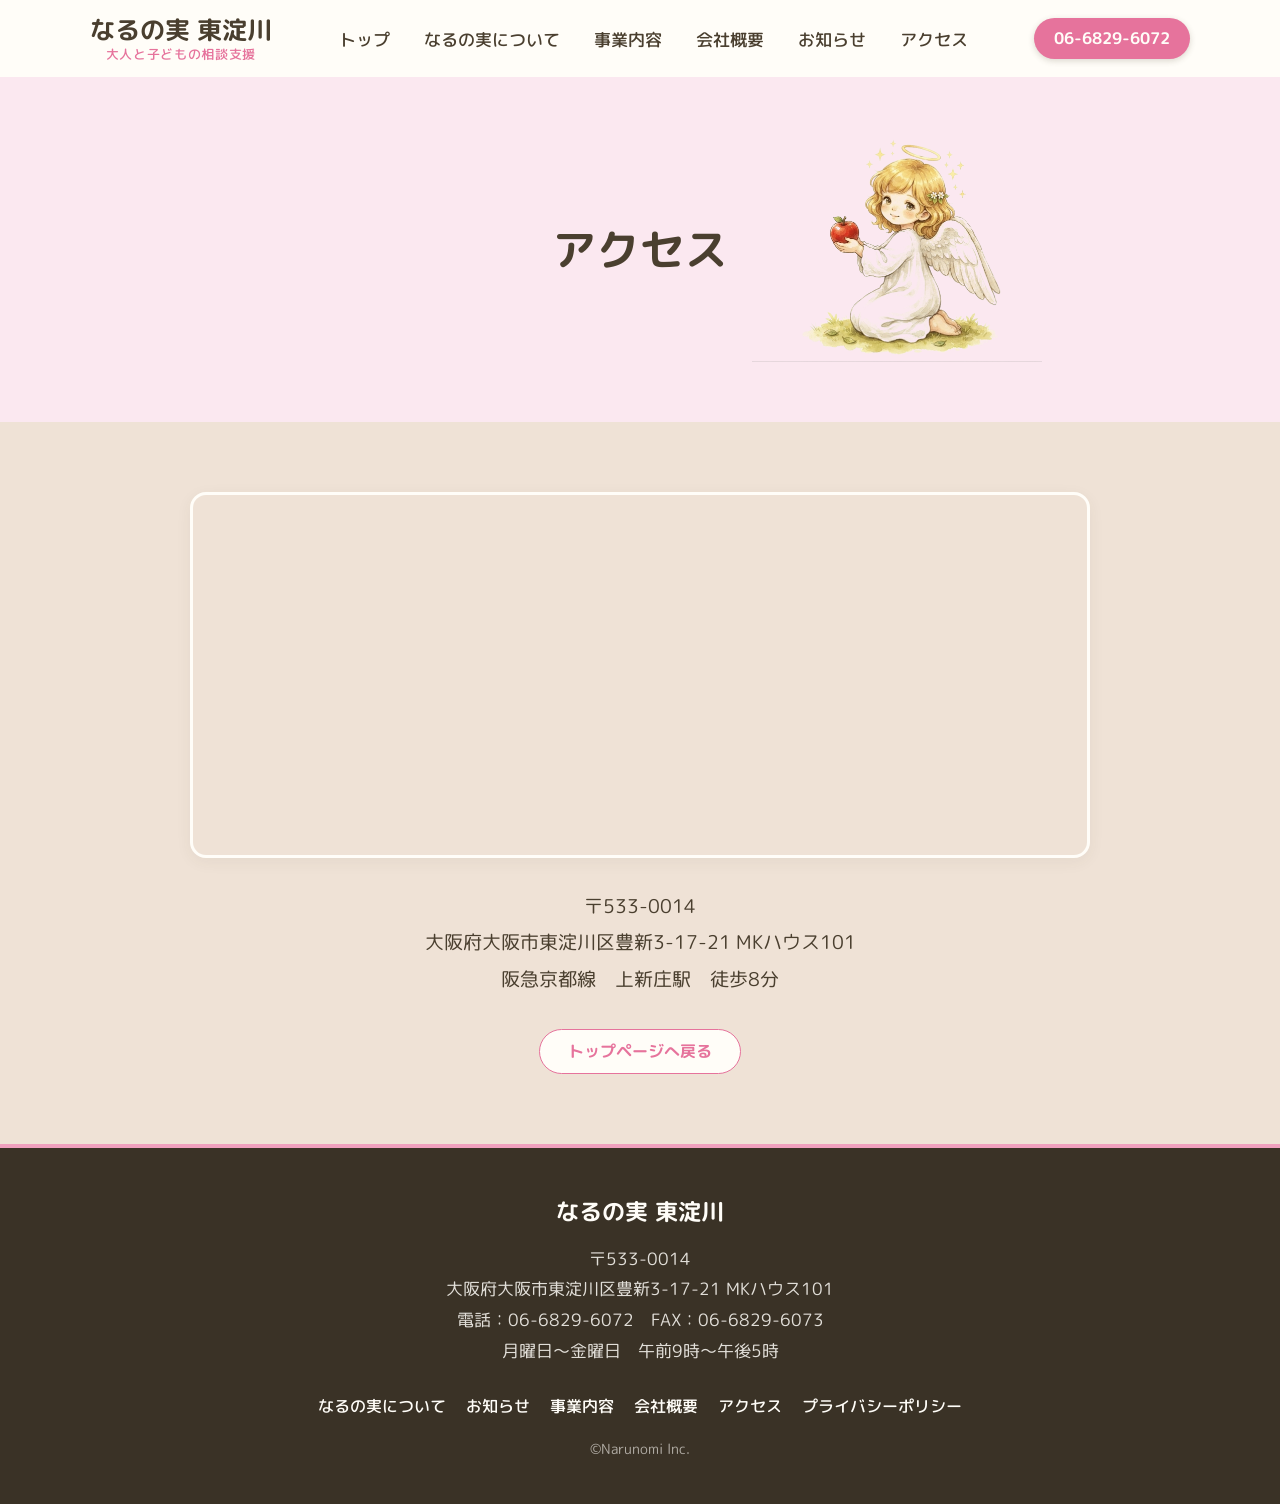
<file: なるの実東淀川ホームページ/access.html>
<!DOCTYPE html>
<html lang="ja">
<head>
<meta charset="UTF-8">
<meta name="viewport" content="width=device-width, initial-scale=1">
<title>アクセス :: なるの実 東淀川 :: 大人と子どもの相談支援 なるの実</title>
<meta name="description" content="なるの実 東淀川へのアクセス・所在地のご案内です。">
<link rel="preconnect" href="https://fonts.googleapis.com">
<link rel="stylesheet" href="style.css">
</head>
<body>

<header id="header">
  <div class="header--inner">
    <div class="logo">なるの実 東淀川<span>大人と子どもの相談支援</span></div>
    <nav>
      <ul>
        <li><a href="index.html">トップ</a></li>
        <li><a href="index.html#about">なるの実について</a></li>
        <li><a href="business.html">事業内容</a></li>
        <li><a href="company.html">会社概要</a></li>
        <li><a href="news.html">お知らせ</a></li>
        <li><a href="access.html">アクセス</a></li>
      </ul>
    </nav>
    <a class="btn-tel" href="tel:0668296072">06-6829-6072</a>
  </div>
</header>

<main>

  <section id="page-header">
    <div class="container">
      <div class="title-wrap">
        <h1>アクセス</h1>
        <div class="page-header-img">
          <img src="angel3.png" alt="なるの実 東淀川 イラスト">
        </div>
      </div>
    </div>
  </section>

  <section id="access">
    <div class="container">
      <div class="map-wrap">
        <iframe
          src="https://www.google.com/maps?q=大阪府大阪市東淀川区豊新3-17-21&output=embed"
          loading="lazy"
          referrerpolicy="no-referrer-when-downgrade">
        </iframe>
      </div>
      <div class="access-info">
        <p>
          〒533-0014<br>
          大阪府大阪市東淀川区豊新3-17-21 MKハウス101<br>
          阪急京都線　上新庄駅　徒歩8分
        </p>
      </div>
      <div style="text-align:center; margin-top:32px;">
        <a href="index.html" class="btn-more">トップページへ戻る</a>
      </div>
    </div>
  </section>

</main>

<footer id="footer">
  <div class="container footer--inner">
    <div class="footer-logo">なるの実 東淀川</div>
    <div class="footer-info">
      〒533-0014<br>
      大阪府大阪市東淀川区豊新3-17-21 MKハウス101<br>
      電話：06-6829-6072　FAX：06-6829-6073<br>
      月曜日〜金曜日　午前9時〜午後5時
    </div>
    <nav>
      <ul>
        <li><a href="index.html#about">なるの実について</a></li>
        <li><a href="news.html">お知らせ</a></li>
        <li><a href="business.html">事業内容</a></li>
        <li><a href="company.html">会社概要</a></li>
        <li><a href="access.html">アクセス</a></li>
        <li><a href="https://narunomi.com/privacy" target="_blank" rel="noopener">プライバシーポリシー</a></li>
      </ul>
    </nav>
    <p class="copyright">©Narunomi lnc.</p>
  </div>
</footer>

</body>
</html>
</file>
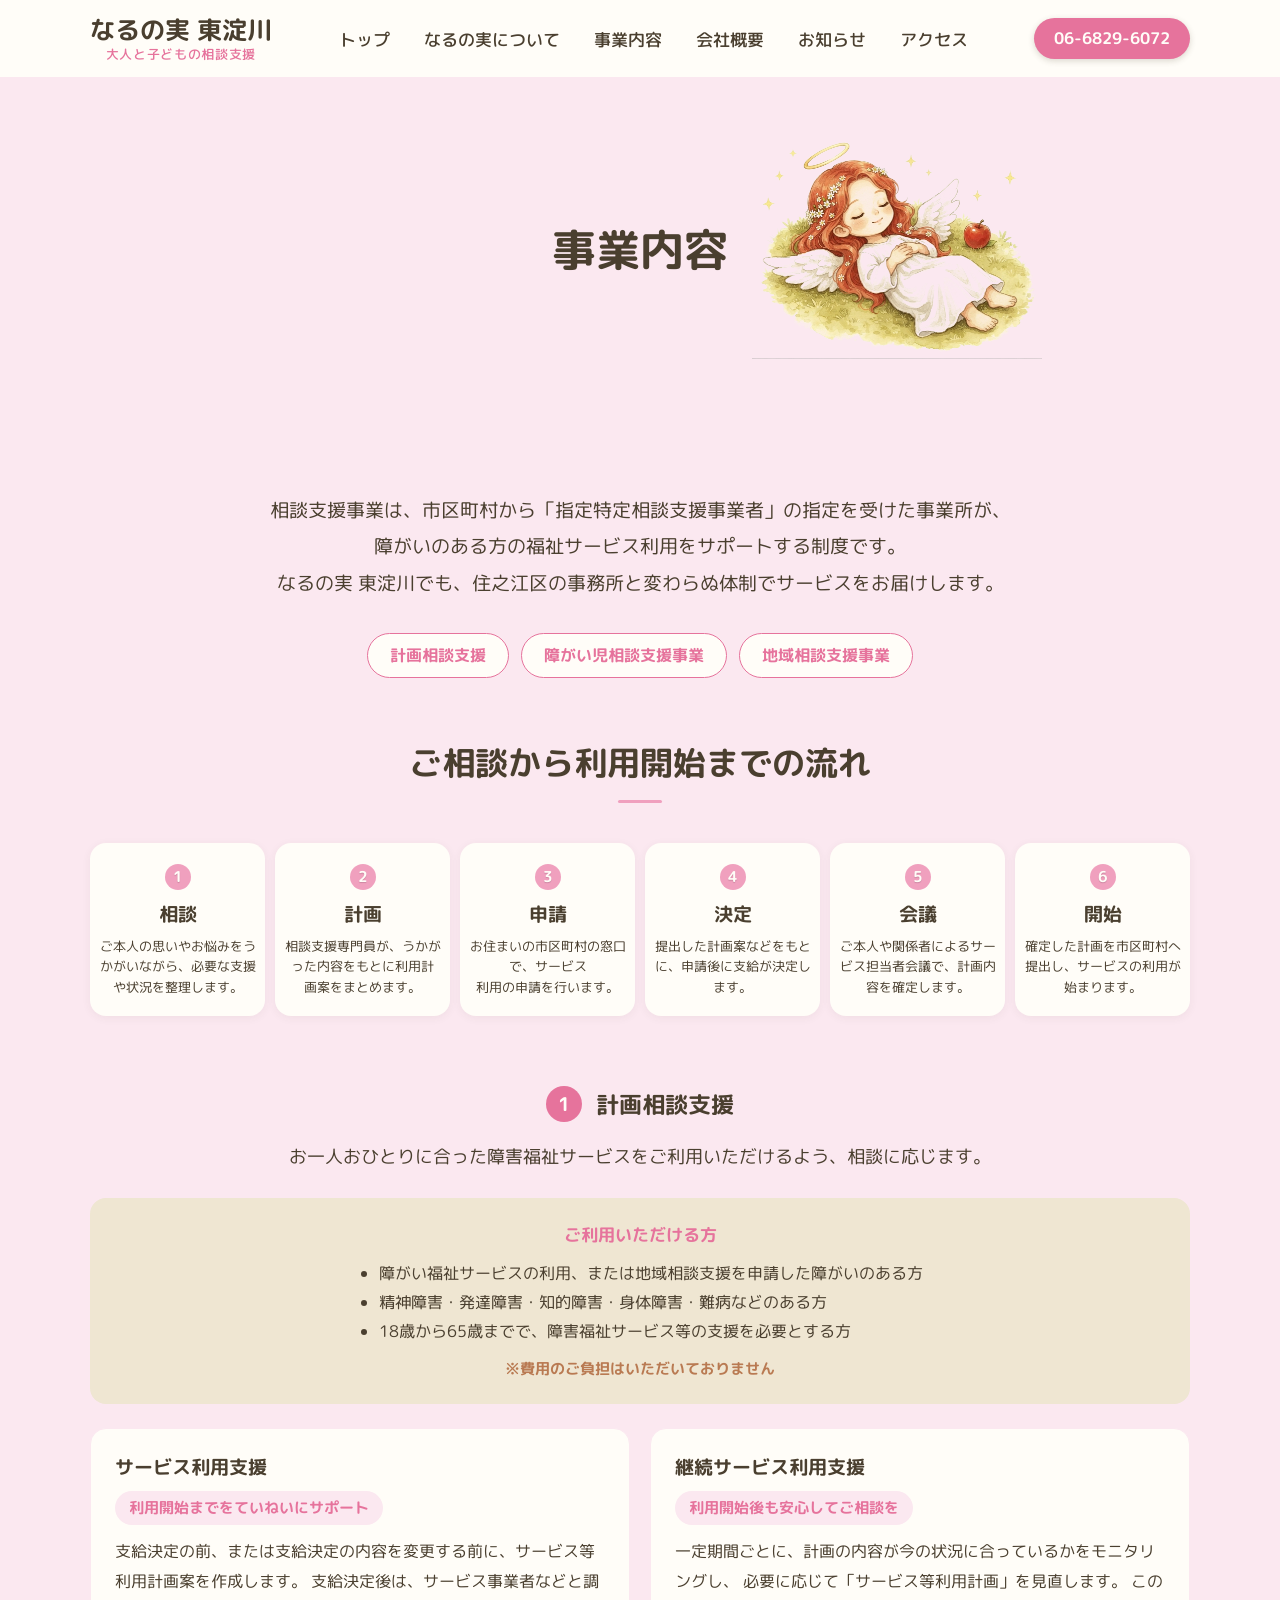
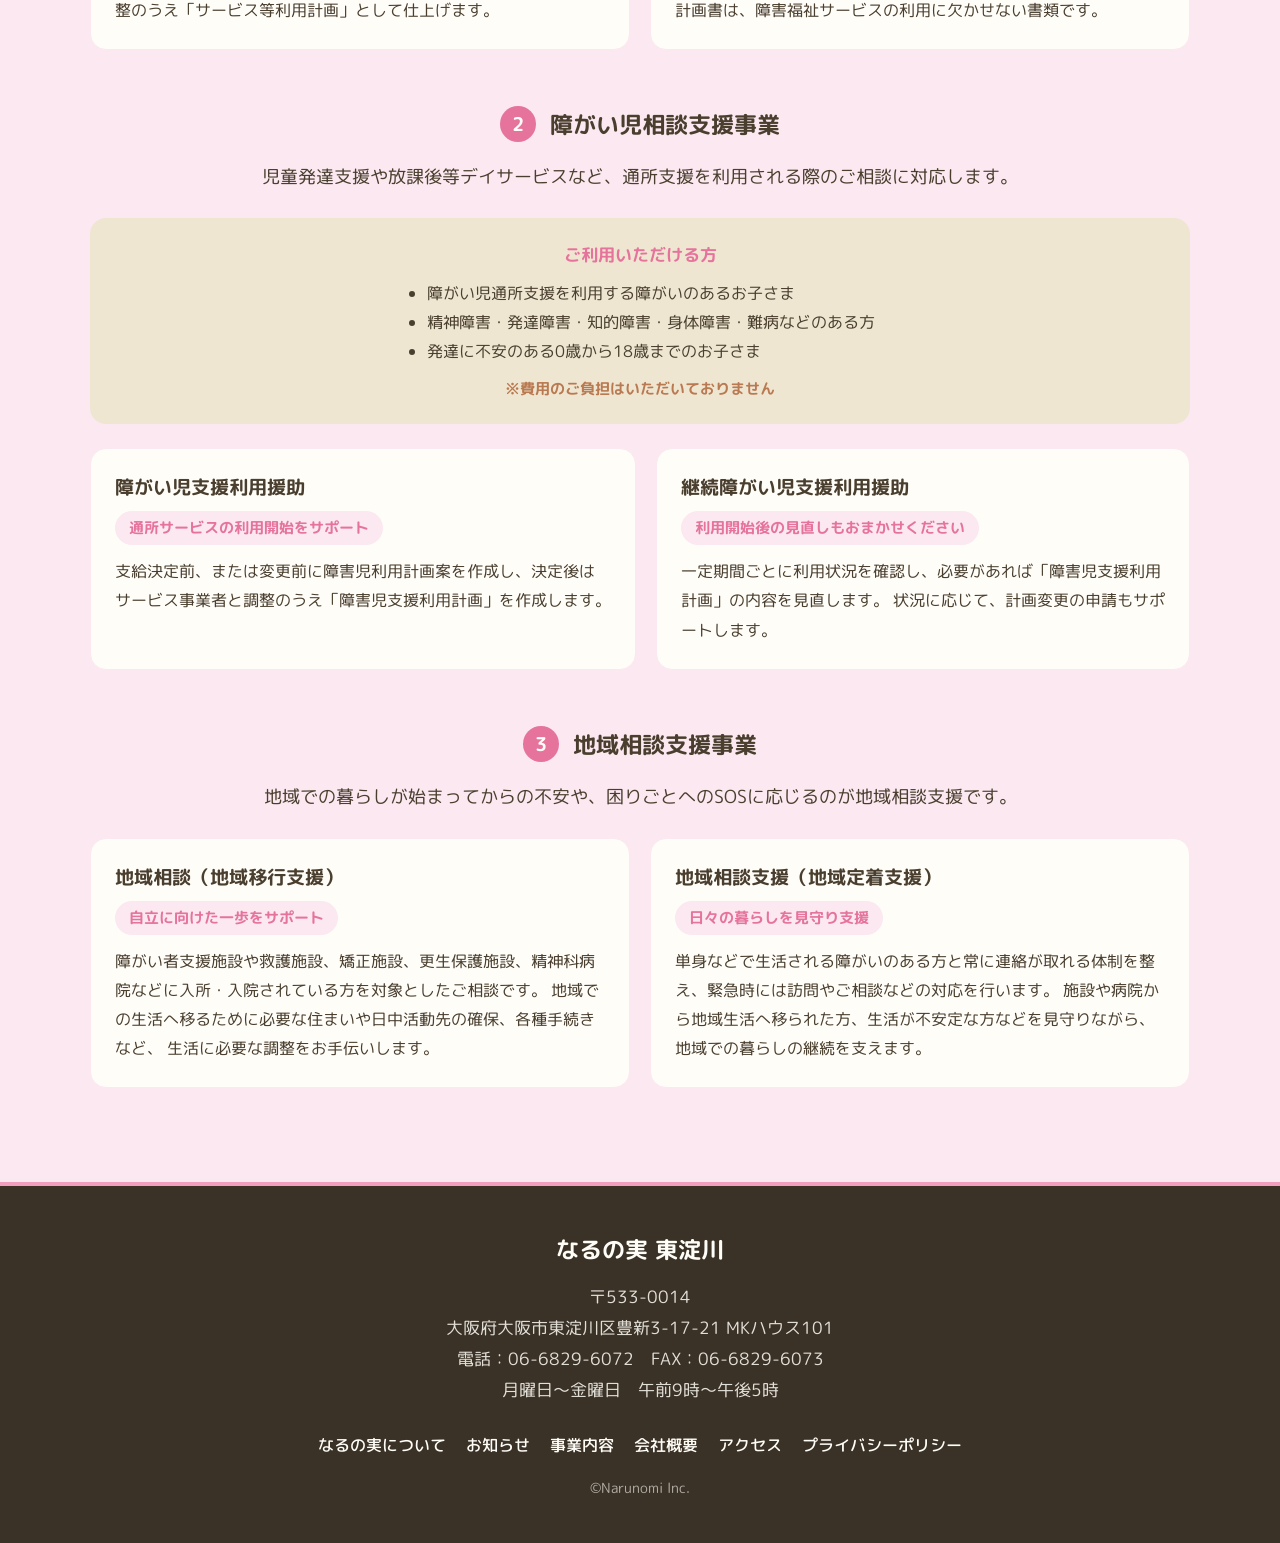
<file: なるの実東淀川ホームページ/business.html>
<!DOCTYPE html>
<html lang="ja">
<head>
<meta charset="UTF-8">
<meta name="viewport" content="width=device-width, initial-scale=1">
<title>事業内容 :: なるの実 東淀川 :: 大人と子どもの相談支援 なるの実</title>
<meta name="description" content="なるの実 東淀川の事業内容(計画相談支援・障がい児相談支援事業・地域相談支援事業)のご案内です。">
<link rel="preconnect" href="https://fonts.googleapis.com">
<link rel="stylesheet" href="style.css">
</head>
<body>

<header id="header">
  <div class="header--inner">
    <div class="logo">なるの実 東淀川<span>大人と子どもの相談支援</span></div>
    <nav>
      <ul>
        <li><a href="index.html">トップ</a></li>
        <li><a href="index.html#about">なるの実について</a></li>
        <li><a href="business.html">事業内容</a></li>
        <li><a href="company.html">会社概要</a></li>
        <li><a href="news.html">お知らせ</a></li>
        <li><a href="access.html">アクセス</a></li>
      </ul>
    </nav>
    <a class="btn-tel" href="tel:0668296072">06-6829-6072</a>
  </div>
</header>

<main>

  <section id="page-header">
    <div class="container">
      <div class="title-wrap">
        <h1>事業内容</h1>
        <div class="page-header-img">
          <img src="angel4.png" alt="なるの実 東淀川 イラスト">
        </div>
      </div>
    </div>
  </section>

  <section id="business">
    <div class="container">
      <p style="text-align:center; max-width:920px; margin:0 auto 32px; line-height:1.9;">
        相談支援事業は、市区町村から「指定特定相談支援事業者」の指定を受けた事業所が、<br>
        障がいのある方の福祉サービス利用をサポートする制度です。<br>
        なるの実 東淀川でも、住之江区の事務所と変わらぬ体制でサービスをお届けします。
      </p>

      <nav class="quick-nav" aria-label="事業内容メニュー">
        <a href="#plan">計画相談支援</a>
        <a href="#child">障がい児相談支援事業</a>
        <a href="#community">地域相談支援事業</a>
      </nav>

      <div class="section-title">
        <h2>ご相談から利用開始までの流れ</h2>
      </div>
      <div class="flow-list" style="margin-bottom:70px;">
        <li><div class="step">1</div><div class="title">相談</div><p>ご本人の思いやお悩みをうかがいながら、必要な支援や状況を整理します。</p></li>
        <li><div class="step">2</div><div class="title">計画</div><p>相談支援専門員が、うかがった内容をもとに利用計<span style="white-space:nowrap;">画案をまとめます。</span></p></li>
        <li><div class="step">3</div><div class="title">申請</div><p>お住まいの市区町村の窓口で、サービス<span style="white-space:nowrap;">利用の申請を行います。</span></p></li>
        <li><div class="step">4</div><div class="title">決定</div><p>提出した計画案などをもとに、申請後に支給が決定します。</p></li>
        <li><div class="step">5</div><div class="title">会議</div><p>ご本人や関係者によるサービス担当者会議で、計画内容を確定します。</p></li>
        <li><div class="step">6</div><div class="title">開始</div><p>確定した計画を市区町村へ提出し、サービスの利用が始まります。</p></li>
      </div>

      <div class="service-block" id="plan">
        <div class="block-head">
          <span class="num">1</span>
          <h3>計画相談支援</h3>
        </div>
        <p class="lead">
          お一人おひとりに合った障害福祉サービスをご利用いただけるよう、相談に応じます。
        </p>
        <div class="target-box" style="margin-bottom:24px;">
          <h4>ご利用いただける方</h4>
          <ul>
            <li>障がい福祉サービスの利用、または地域相談支援を申請した障がいのある方</li>
            <li>精神障害・発達障害・知的障害・身体障害・難病などのある方</li>
            <li>18歳から65歳までで、障害福祉サービス等の支援を必要とする方</li>
          </ul>
          <p class="note">※費用のご負担はいただいておりません</p>
        </div>
        <div class="sub-service-grid">
          <div class="sub-service">
            <h4>サービス利用支援</h4>
            <span class="catch">利用開始までをていねいにサポート</span>
            <p>
              支給決定の前、または支給決定の内容を変更する前に、サービス等利用計画案を作成します。
              支給決定後は、サービス事業者などと調整のうえ「サービス等利用計画」として仕上げます。
            </p>
          </div>
          <div class="sub-service">
            <h4>継続サービス利用支援</h4>
            <span class="catch">利用開始後も安心してご相談を</span>
            <p>
              一定期間ごとに、計画の内容が今の状況に合っているかをモニタリングし、
              必要に応じて「サービス等利用計画」を見直します。
              この計画書は、障害福祉サービスの利用に欠かせない書類です。
            </p>
          </div>
        </div>
      </div>

      <div class="service-block" id="child">
        <div class="block-head">
          <span class="num">2</span>
          <h3>障がい児相談支援事業</h3>
        </div>
        <p class="lead">
          児童発達支援や放課後等デイサービスなど、通所支援を利用される際のご相談に対応します。
        </p>
        <div class="target-box" style="margin-bottom:24px;">
          <h4>ご利用いただける方</h4>
          <ul>
            <li>障がい児通所支援を利用する障がいのあるお子さま</li>
            <li>精神障害・発達障害・知的障害・身体障害・難病などのある方</li>
            <li>発達に不安のある0歳から18歳までのお子さま</li>
          </ul>
          <p class="note">※費用のご負担はいただいておりません</p>
        </div>
        <div class="sub-service-grid">
          <div class="sub-service">
            <h4>障がい児支援利用援助</h4>
            <span class="catch">通所サービスの利用開始をサポート</span>
            <p>
              支給決定前、または変更前に障害児利用計画案を作成し、決定後は<br>
              <span class="nowrap">サービス事業者と調整のうえ「障害児支援利用計画」を作成します。</span>
            </p>
          </div>
          <div class="sub-service">
            <h4>継続障がい児支援利用援助</h4>
            <span class="catch">利用開始後の見直しもおまかせください</span>
            <p>
              一定期間ごとに利用状況を確認し、必要があれば「障害児支援利用計画」の内容を見直します。
              状況に応じて、計画変更の申請もサポートします。
            </p>
          </div>
        </div>
      </div>

      <div class="service-block" id="community">
        <div class="block-head">
          <span class="num">3</span>
          <h3>地域相談支援事業</h3>
        </div>
        <p class="lead">
          地域での暮らしが始まってからの不安や、困りごとへのSOSに応じるのが地域相談支援です。
        </p>
        <div class="sub-service-grid">
          <div class="sub-service">
            <h4>地域相談（地域移行支援）</h4>
            <span class="catch">自立に向けた一歩をサポート</span>
            <p>
              障がい者支援施設や救護施設、矯正施設、更生保護施設、精神科病院などに入所・入院されている方を対象としたご相談です。
              地域での生活へ移るために必要な住まいや日中活動先の確保、各種手続きなど、
              生活に必要な調整をお手伝いします。
            </p>
          </div>
          <div class="sub-service">
            <h4>地域相談支援（地域定着支援）</h4>
            <span class="catch">日々の暮らしを見守り支援</span>
            <p>
              単身などで生活される障がいのある方と常に連絡が取れる体制を整え、緊急時には訪問やご相談などの対応を行います。
              施設や病院から地域生活へ移られた方、生活が不安定な方などを見守りながら、
              地域での暮らしの継続を支えます。
            </p>
          </div>
        </div>
      </div>
    </div>
  </section>

</main>

<footer id="footer">
  <div class="container footer--inner">
    <div class="footer-logo">なるの実 東淀川</div>
    <div class="footer-info">
      〒533-0014<br>
      大阪府大阪市東淀川区豊新3-17-21 MKハウス101<br>
      電話：06-6829-6072　FAX：06-6829-6073<br>
      月曜日〜金曜日　午前9時〜午後5時
    </div>
    <nav>
      <ul>
        <li><a href="index.html#about">なるの実について</a></li>
        <li><a href="news.html">お知らせ</a></li>
        <li><a href="business.html">事業内容</a></li>
        <li><a href="company.html">会社概要</a></li>
        <li><a href="access.html">アクセス</a></li>
        <li><a href="https://narunomi.com/privacy" target="_blank" rel="noopener">プライバシーポリシー</a></li>
      </ul>
    </nav>
    <p class="copyright">©Narunomi lnc.</p>
  </div>
</footer>

</body>
</html>
</file>
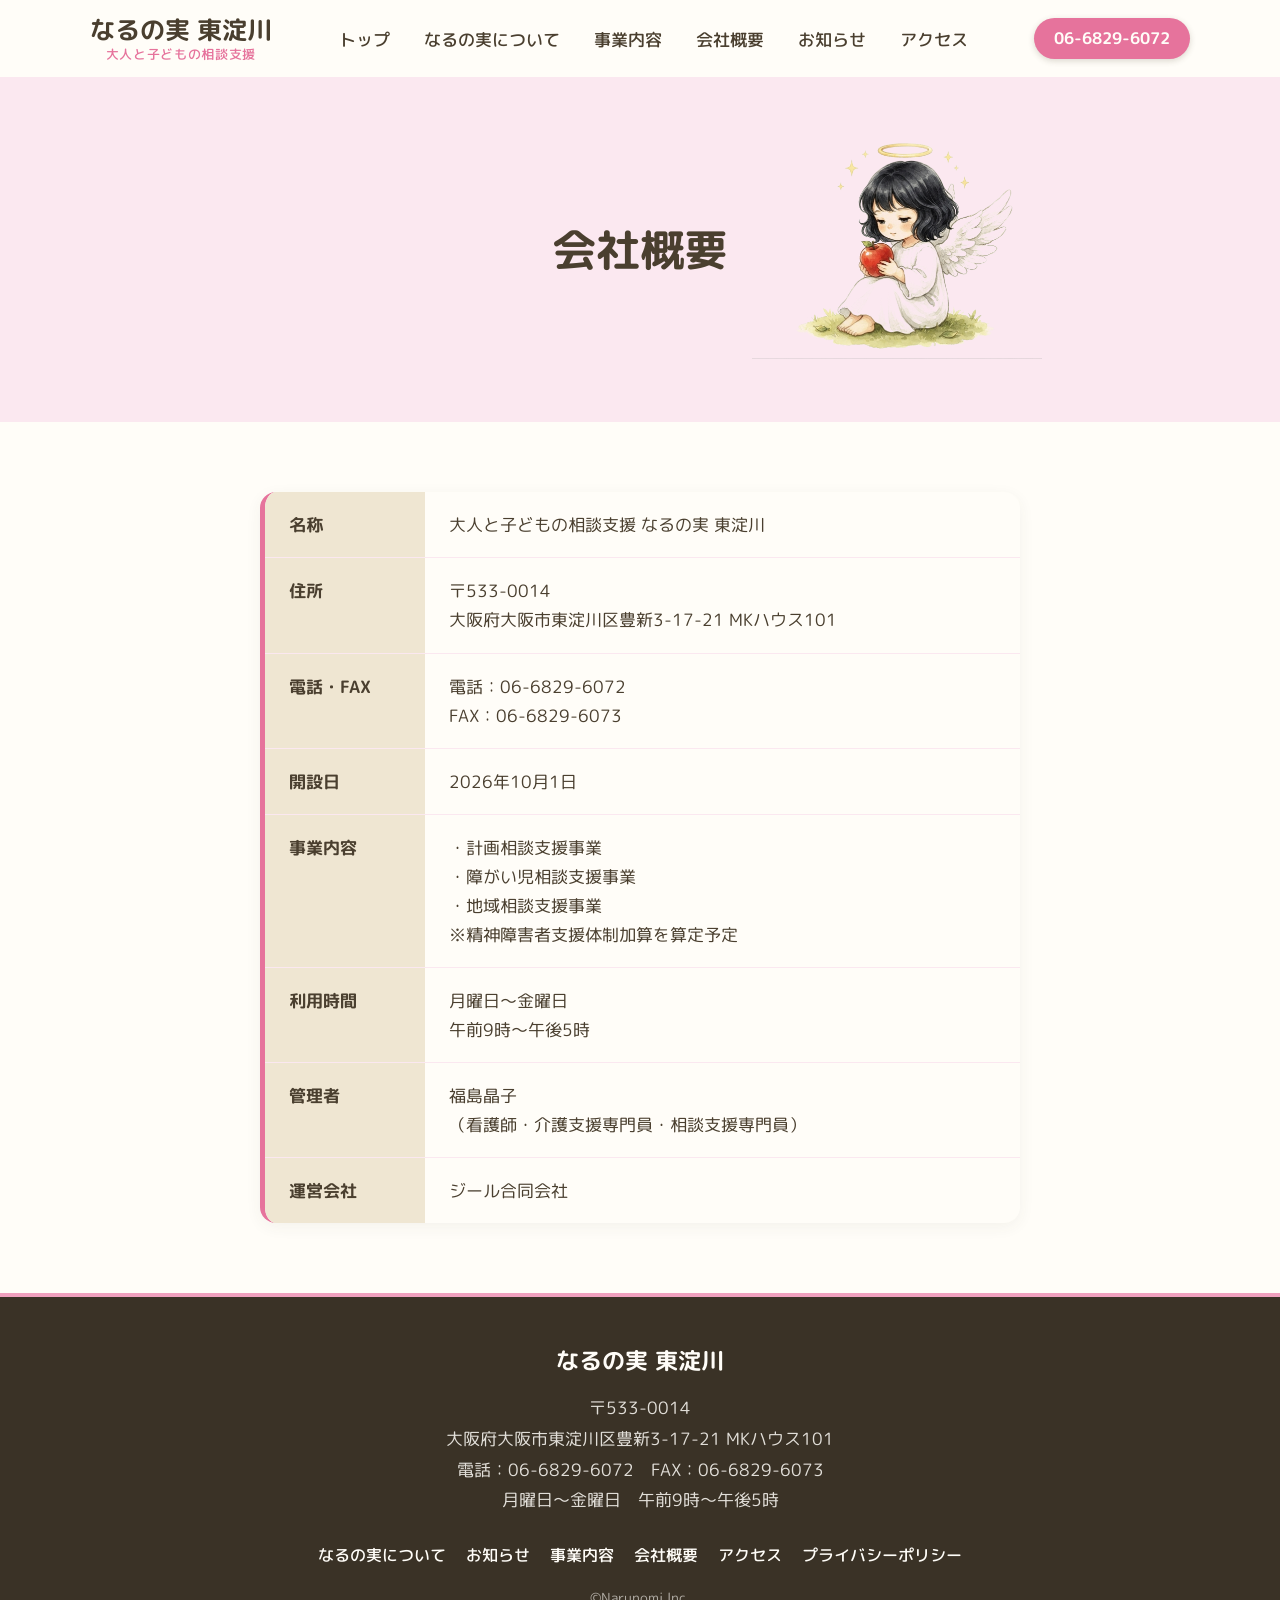
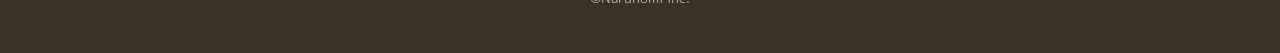
<file: なるの実東淀川ホームページ/company.html>
<!DOCTYPE html>
<html lang="ja">
<head>
<meta charset="UTF-8">
<meta name="viewport" content="width=device-width, initial-scale=1">
<title>会社概要 :: なるの実 東淀川 :: 大人と子どもの相談支援 なるの実</title>
<meta name="description" content="なるの実 東淀川の会社概要・所在地・利用時間のご案内です。">
<link rel="preconnect" href="https://fonts.googleapis.com">
<link rel="stylesheet" href="style.css">
</head>
<body>

<header id="header">
  <div class="header--inner">
    <div class="logo">なるの実 東淀川<span>大人と子どもの相談支援</span></div>
    <nav>
      <ul>
        <li><a href="index.html">トップ</a></li>
        <li><a href="index.html#about">なるの実について</a></li>
        <li><a href="business.html">事業内容</a></li>
        <li><a href="company.html">会社概要</a></li>
        <li><a href="news.html">お知らせ</a></li>
        <li><a href="access.html">アクセス</a></li>
      </ul>
    </nav>
    <a class="btn-tel" href="tel:0668296072">06-6829-6072</a>
  </div>
</header>

<main>

  <section id="page-header">
    <div class="container">
      <div class="title-wrap">
        <h1>会社概要</h1>
        <div class="page-header-img">
          <img src="angel2.png" alt="なるの実 東淀川 イラスト">
        </div>
      </div>
    </div>
  </section>

  <section id="company">
    <div class="container">
      <div class="company-table">
        <dl>
          <dt>名称</dt>
          <dd>大人と子どもの相談支援 なるの実 東淀川</dd>
        </dl>
        <dl>
          <dt>住所</dt>
          <dd>〒533-0014<br>大阪府大阪市東淀川区豊新3-17-21 MKハウス101</dd>
        </dl>
        <dl>
          <dt>電話・FAX</dt>
          <dd>電話：06-6829-6072<br>FAX：06-6829-6073</dd>
        </dl>
        <dl>
          <dt>開設日</dt>
          <dd>2026年10月1日</dd>
        </dl>
        <dl>
          <dt>事業内容</dt>
          <dd>・計画相談支援事業<br>・障がい児相談支援事業<br>・地域相談支援事業<br>※精神障害者支援体制加算を算定予定</dd>
        </dl>
        <dl>
          <dt>利用時間</dt>
          <dd>月曜日〜金曜日<br>午前9時〜午後5時</dd>
        </dl>
        <dl>
          <dt>管理者</dt>
          <dd>福島晶子<br>（看護師・介護支援専門員・相談支援専門員）</dd>
        </dl>
        <dl>
          <dt>運営会社</dt>
          <dd>ジール合同会社</dd>
        </dl>
      </div>
    </div>
  </section>


</main>

<footer id="footer">
  <div class="container footer--inner">
    <div class="footer-logo">なるの実 東淀川</div>
    <div class="footer-info">
      〒533-0014<br>
      大阪府大阪市東淀川区豊新3-17-21 MKハウス101<br>
      電話：06-6829-6072　FAX：06-6829-6073<br>
      月曜日〜金曜日　午前9時〜午後5時
    </div>
    <nav>
      <ul>
        <li><a href="index.html#about">なるの実について</a></li>
        <li><a href="news.html">お知らせ</a></li>
        <li><a href="business.html">事業内容</a></li>
        <li><a href="company.html">会社概要</a></li>
        <li><a href="access.html">アクセス</a></li>
        <li><a href="https://narunomi.com/privacy" target="_blank" rel="noopener">プライバシーポリシー</a></li>
      </ul>
    </nav>
    <p class="copyright">©Narunomi lnc.</p>
  </div>
</footer>

</body>
</html>
</file>
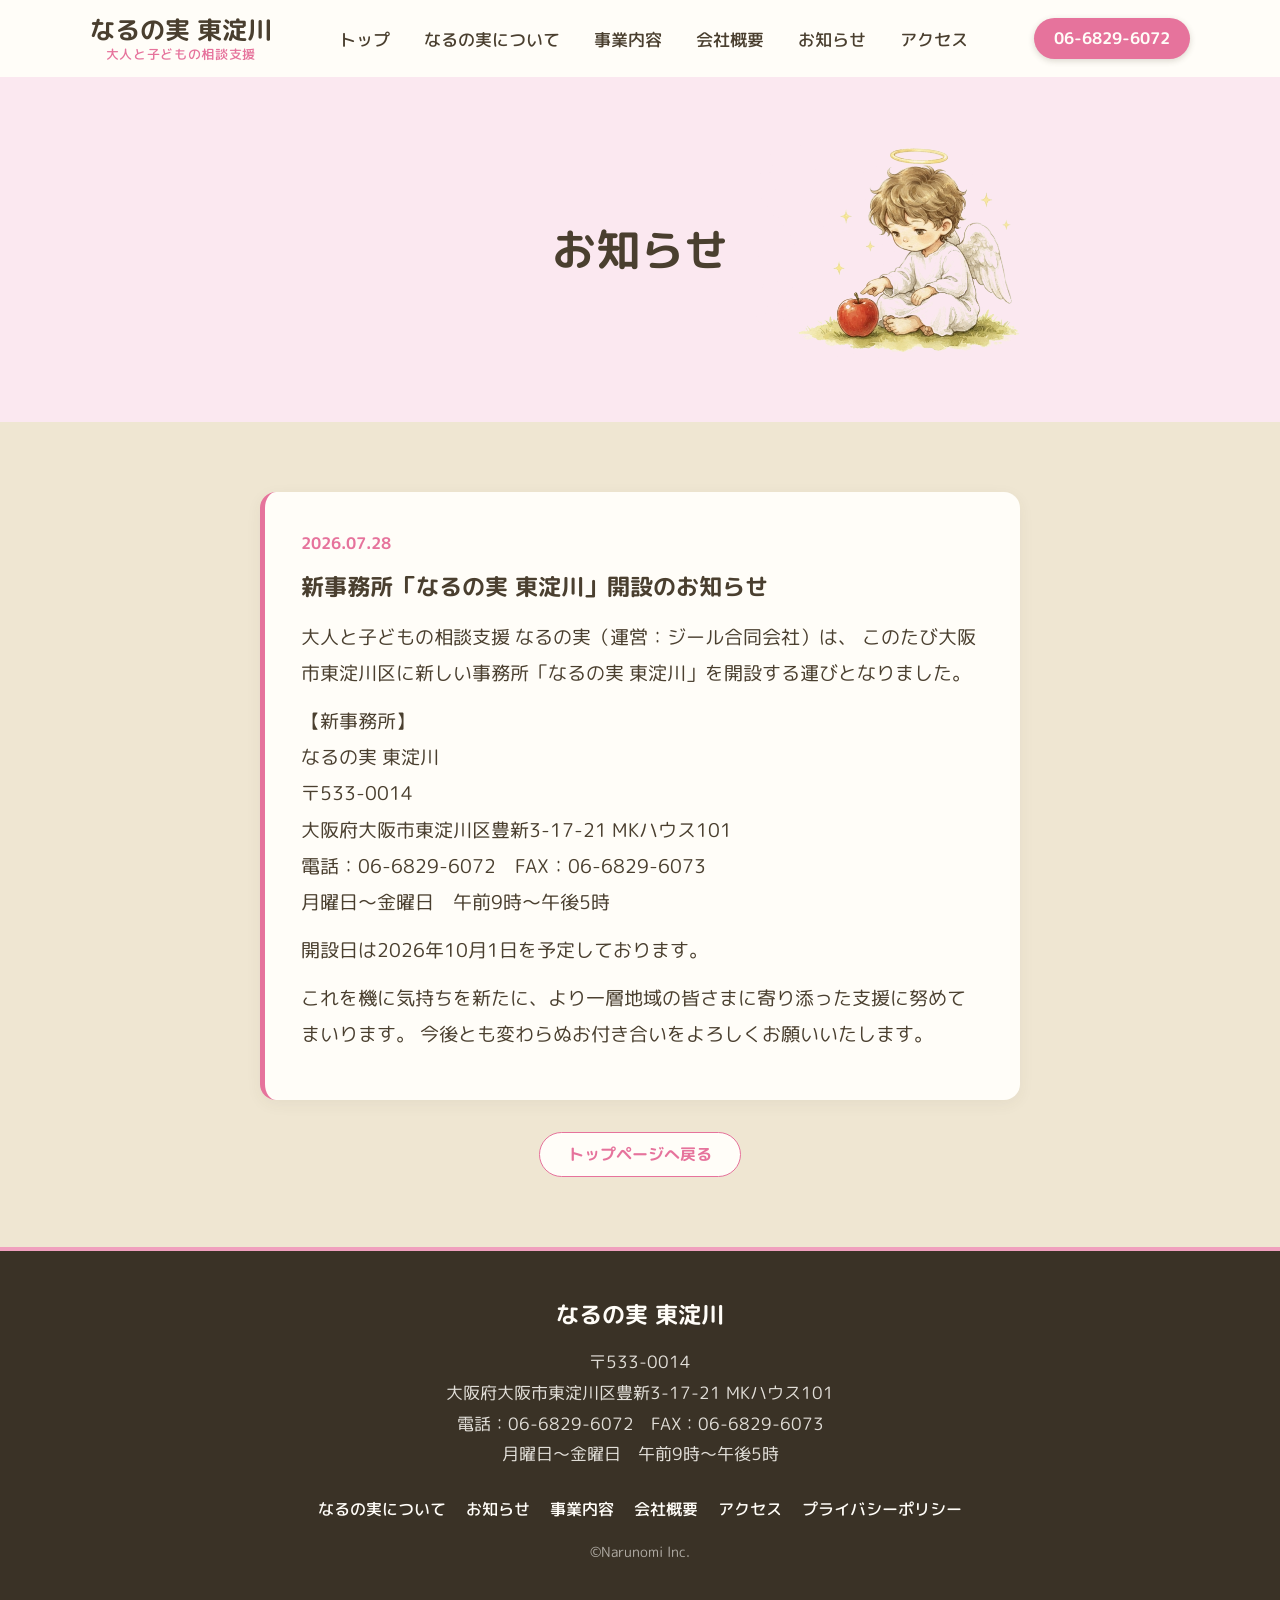
<file: なるの実東淀川ホームページ/news.html>
<!DOCTYPE html>
<html lang="ja">
<head>
<meta charset="UTF-8">
<meta name="viewport" content="width=device-width, initial-scale=1">
<title>お知らせ :: なるの実 東淀川 :: 大人と子どもの相談支援 なるの実</title>
<meta name="description" content="なるの実 東淀川からのお知らせ一覧です。">
<link rel="preconnect" href="https://fonts.googleapis.com">
<link rel="stylesheet" href="style.css">
</head>
<body>

<header id="header">
  <div class="header--inner">
    <div class="logo">なるの実 東淀川<span>大人と子どもの相談支援</span></div>
    <nav>
      <ul>
        <li><a href="index.html">トップ</a></li>
        <li><a href="index.html#about">なるの実について</a></li>
        <li><a href="business.html">事業内容</a></li>
        <li><a href="company.html">会社概要</a></li>
        <li><a href="news.html">お知らせ</a></li>
        <li><a href="access.html">アクセス</a></li>
      </ul>
    </nav>
    <a class="btn-tel" href="tel:0668296072">06-6829-6072</a>
  </div>
</header>

<main>

  <section id="page-header">
    <div class="container">
      <div class="title-wrap">
        <h1>お知らせ</h1>
        <div class="page-header-img">
          <img src="angel7.png" alt="なるの実 東淀川 イラスト">
        </div>
      </div>
    </div>
  </section>

  <section id="news">
    <div class="container">

      <!--
        ▼ お知らせを追加するときは ▼
        下の <div class="news-box"> 〜 </div> のブロックを1つコピーして、
        この news-list の一番上(このコメントのすぐ下)に貼り付け、
        日付・見出し・本文を書き換えてください。
        新しい記事が常に一番上に来るようにしています。

        新しい記事を追加したら、index.html の「お知らせ」プレビュー欄
        (news-preview-box)の日付とタイトルも、最新の記事に合わせて
        書き換えてください。
      -->
      <div class="news-list">
        <div class="news-box">
          <p class="date">2026.07.28</p>
          <h3>新事務所「なるの実 東淀川」開設のお知らせ</h3>
          <p>
            大人と子どもの相談支援 なるの実（運営：ジール合同会社）は、
            このたび大阪市東淀川区に新しい事務所「なるの実 東淀川」を開設する運びとなりました。
          </p>
          <p>
            【新事務所】<br>
            なるの実 東淀川<br>
            〒533-0014<br>
            大阪府大阪市東淀川区豊新3-17-21 MKハウス101<br>
            電話：06-6829-6072　FAX：06-6829-6073<br>
            月曜日〜金曜日　午前9時〜午後5時
          </p>
          <p>
            開設日は<span class="nowrap">2026年10月1日</span>を予定しております。
          </p>
          <p>
            これを機に気持ちを新たに、より一層地域の皆さまに寄り添った支援に努めてまいります。
            今後とも変わらぬお付き合いをよろしくお願いいたします。
          </p>
        </div>
      </div>

      <div style="text-align:center; margin-top:32px;">
        <a href="index.html" class="btn-more">トップページへ戻る</a>
      </div>
    </div>
  </section>

</main>

<footer id="footer">
  <div class="container footer--inner">
    <div class="footer-logo">なるの実 東淀川</div>
    <div class="footer-info">
      〒533-0014<br>
      大阪府大阪市東淀川区豊新3-17-21 MKハウス101<br>
      電話：06-6829-6072　FAX：06-6829-6073<br>
      月曜日〜金曜日　午前9時〜午後5時
    </div>
    <nav>
      <ul>
        <li><a href="index.html#about">なるの実について</a></li>
        <li><a href="news.html">お知らせ</a></li>
        <li><a href="business.html">事業内容</a></li>
        <li><a href="company.html">会社概要</a></li>
        <li><a href="access.html">アクセス</a></li>
        <li><a href="https://narunomi.com/privacy" target="_blank" rel="noopener">プライバシーポリシー</a></li>
      </ul>
    </nav>
    <p class="copyright">©Narunomi lnc.</p>
  </div>
</footer>

</body>
</html>
</file>
<file: style.css>
@import url("https://fonts.googleapis.com/css2?family=M+PLUS+Rounded+1c:wght@400;500;700;800&display=swap");

:root{
  --brown:#4a3f2f;
  --bg:#f5f1e6;
  --pink:#b97a52;
  --green:#e6739c;
  --white:#fffdf8;
  --yellow:#c9a86a;
  --sky:#f0a0be;
  --purple:#a98b7a;
  --tint-yellow:#efe6d2;
  --tint-sky:#fbe8f0;
  --tint-pink:#efe2d6;
}

*{
  box-sizing:border-box;
  font-family:"M PLUS Rounded 1c", sans-serif;
}

html{
  font-size:19px;
}

[id]{ scroll-margin-top:90px; }

html,body{
  margin:0;
  padding:0;
  width:100%;
  max-width:100%;
  overflow-x:hidden;
  background-color:var(--bg);
  color:var(--brown);
  text-align:center;
}

section{ max-width:100%; overflow-x:hidden; }

a{
  text-decoration:none;
  color:var(--brown);
  transition:all .2s ease;
}

img{ max-width:100%; display:block; }

ul{ list-style:none; margin:0; padding:0; }

.container{
  max-width:1140px;
  margin:0 auto;
  padding:0 20px;
  position:relative;
  z-index:1;
}

/* header */
#header{
  background-color:var(--white);
  position:sticky;
  top:0;
  z-index:100;
  box-shadow:0 1px 0 var(--tint-sky);
}
#header .header--inner{
  max-width:1140px;
  margin:0 auto;
  padding:14px 20px;
  display:flex;
  align-items:center;
  justify-content:space-between;
  flex-wrap:wrap;
  gap:12px;
}
#header .logo{
  font-size:1.3rem;
  font-weight:700;
  line-height:1.3;
  color:var(--brown);
}
#header .logo span{
  display:block;
  font-size:0.7rem;
  font-weight:500;
  color:var(--green);
  letter-spacing:0.05em;
}
#header nav ul{
  display:flex;
  gap:6px;
  flex-wrap:wrap;
}
#header nav ul li a{
  font-size:0.9rem;
  font-weight:500;
  position:relative;
  padding:8px 14px;
  border-radius:20px;
}
#header nav ul li a:hover{ background-color:var(--tint-sky); color:var(--green); }
#header .btn-tel{
  display:flex;
  align-items:center;
  gap:6px;
  background-color:var(--green);
  color:var(--white);
  padding:9px 20px;
  border-radius:30px;
  font-size:0.85rem;
  font-weight:700;
  box-shadow:0 2px 6px rgba(74,63,47,0.2);
}
#header .btn-tel:hover{ background-color:#6a8460; }

/* hero */
#hero{
  background-color: var(--bg);
  padding:60px 0 60px;
  text-align:center;
  position:relative;
  overflow:hidden;
}
#hero::before,
#hero::after{
  content:"";
  position:absolute;
  border-radius:50%;
  z-index:0;
  filter:blur(30px);
}
#hero::before{
  width:320px;
  height:320px;
  background:var(--sky);
  opacity:.35;
  top:-120px;
  left:-100px;
}
#hero::after{
  width:260px;
  height:260px;
  background:var(--green);
  opacity:.25;
  bottom:-90px;
  right:-70px;
}
#hero .container{
  display:flex;
  flex-direction:column;
  align-items:center;
  position:relative;
  left:16px;
}
#hero .badge{
  display:inline-block;
  max-width:100%;
  background-color:var(--tint-sky);
  color:var(--green);
  font-weight:700;
  font-size:0.85rem;
  padding:7px 22px;
  border-radius:20px;
  margin-bottom:20px;
  position:relative;
  left:-16px;
  border:1px solid var(--green);
}
#hero h1{
  font-size:2.2rem;
  font-weight:700;
  line-height:1.5;
  margin:0 0 16px;
  position:relative;
  left:-16px;
  color:var(--brown);
}
#hero h1 small{
  display:block;
  font-size:1.1rem;
  font-weight:500;
  margin-top:8px;
  color:var(--pink);
}
#hero p{
  font-size:1rem;
  line-height:1.9;
  max-width:800px;
  margin:0 auto;
}
#hero .hero-img{
  max-width:340px;
  margin:36px auto 0;
  background-color:var(--bg);
  position:relative;
  left:-32px;
}
#hero .hero-img img{
  border-radius:0;
}

/* page header (for sub pages) */
#page-header{
  background-color:var(--tint-sky);
  padding:140px 0;
  text-align:center;
  overflow:visible;
}
#page-header .title-wrap{
  display:inline-block;
  max-width:100%;
  position:relative;
}
#page-header h1{
  font-size:2.3rem;
  font-weight:700;
  margin:0;
  color:var(--brown);
}
#page-header .page-header-img{
  position:absolute;
  left:100%;
  top:50%;
  transform:translateY(-50%);
  margin-left:24px;
  width:290px;
}
#page-header .page-header-img img{
  width:100%;
  height:auto;
  display:block;
}

@media screen and (max-width: 900px){
  #page-header{ padding:40px 0; }
  #page-header .page-header-img{
    position:static;
    transform:none;
    margin:14px auto 0;
    width:230px;
  }
}

/* section titles */
.section-title{
  text-align:center;
  margin-bottom:40px;
}
.section-title p.en{
  color:var(--green);
  font-weight:700;
  letter-spacing:0.15em;
  font-size:0.85rem;
  margin-bottom:6px;
}
.section-title h2{
  font-size:1.75rem;
  font-weight:700;
  margin:0;
  display:block;
  width:100%;
  text-align:center;
  position:relative;
  color:var(--brown);
}
.section-title h2::after{
  content:"";
  display:block;
  width:44px;
  height:3px;
  background:var(--sky);
  border-radius:6px;
  margin:12px auto 0;
}

section{ padding:70px 0; }

#news{ background-color:var(--tint-yellow); }
#about{ background-color:var(--white); }
#business{ background-color:var(--tint-sky); }
#company{ background-color:var(--white); }
#access{ background-color:var(--tint-pink); }

/* news */
#news .news-list{
  max-width:760px;
  margin:0 auto;
}
#news .news-box{
  max-width:760px;
  margin:0 auto 24px;
  background-color:var(--white);
  border-radius:16px;
  padding:36px;
  box-shadow:0 4px 16px rgba(74,63,47,0.06);
  text-align:left;
  border-left:5px solid var(--green);
}
#news .news-list .news-box{
  max-width:none;
}
#news .news-list .news-box:last-child{
  margin-bottom:0;
}
#news .news-box .date{
  font-size:0.85rem;
  color:var(--green);
  font-weight:700;
  margin-bottom:10px;
}
#news .news-box h3{
  font-size:1.2rem;
  margin:0 0 16px;
}
#news .news-box p{
  line-height:1.9;
  margin:0 0 12px;
}

/* news preview (top page) */
.news-preview-box{
  max-width:760px;
  margin:0 auto;
  background-color:var(--white);
  border-radius:16px;
  box-shadow:0 4px 16px rgba(74,63,47,0.06);
  overflow:hidden;
  border-left:5px solid var(--green);
}
.news-preview-box a{
  display:flex;
  align-items:center;
  gap:20px;
  padding:22px 28px;
  text-align:left;
}
.news-preview-box a:hover{ background-color:var(--tint-yellow); }
.news-preview-box .date{
  font-size:0.85rem;
  color:var(--green);
  font-weight:700;
  flex-shrink:0;
}
.news-preview-box .text{
  font-size:0.95rem;
}
.btn-more{
  display:inline-block;
  background-color:var(--white);
  color:var(--green);
  border:1px solid var(--green);
  border-radius:30px;
  padding:10px 28px;
  font-size:0.85rem;
  font-weight:700;
}
.btn-more:hover{ background-color:var(--green); color:var(--white); }

/* about */
#about .about-inner{
  display:flex;
  justify-content:center;
  gap:50px;
  align-items:center;
  flex-wrap:wrap;
}
#about .about-text{ flex:0 1 auto; min-width:280px; }
#about .about-img{ flex:1; min-width:280px; }
#about .about-img .placeholder{
  width:100%;
  aspect-ratio:4/3;
  background: linear-gradient(135deg, var(--tint-pink) 0%, var(--tint-sky) 100%);
  border-radius:16px;
  display:flex;
  align-items:center;
  justify-content:center;
  color:var(--brown);
  font-size:0.9rem;
  text-align:center;
  padding:20px;
}
#about p{ line-height:1.9; text-align:center; }

/* quick nav (business page) */
.quick-nav{
  display:flex;
  flex-wrap:wrap;
  justify-content:center;
  gap:12px;
  margin:0 auto 60px;
  max-width:900px;
}
.quick-nav a{
  background-color:var(--white);
  border:1px solid var(--green);
  color:var(--green);
  padding:10px 22px;
  border-radius:30px;
  font-size:0.85rem;
  font-weight:700;
}
.quick-nav a:hover{ background-color:var(--green); color:var(--white); }

/* business cards */
.service-block{
  margin-bottom:56px;
  text-align:left;
}
.service-block:last-of-type{ margin-bottom:0; }
.service-block .block-head{
  display:flex;
  justify-content:center;
  align-items:center;
  gap:14px;
  margin-bottom:18px;
}
.service-block .num{
  display:inline-flex;
  align-items:center;
  justify-content:center;
  flex-shrink:0;
  width:36px;
  height:36px;
  border-radius:50%;
  background-color:var(--green);
  color:var(--white);
  font-weight:700;
}
.service-block h3{
  font-size:1.2rem;
  font-weight:700;
  margin:0;
  color:var(--brown);
}
.service-block > .lead{
  font-size:0.95rem;
  line-height:1.9;
  margin:0 auto 24px;
  text-align:center;
  max-width:900px;
  overflow-wrap:anywhere;
}
.sub-service-grid{
  display:grid;
  grid-template-columns:repeat(2, 1fr);
  gap:20px;
  margin-bottom:24px;
}
.sub-service{
  background-color:var(--white);
  border:1px solid var(--tint-sky);
  border-radius:16px;
  padding:24px;
  transition:box-shadow .2s ease;
}
.sub-service:hover{
  box-shadow:0 6px 16px rgba(124,148,115,0.15);
}
.sub-service h4{
  font-size:1rem;
  margin:0 0 10px;
  font-weight:700;
}
.sub-service .catch{
  display:inline-block;
  background-color:var(--tint-sky);
  color:var(--green);
  font-size:0.78rem;
  font-weight:700;
  line-height:1.5;
  padding:6px 14px;
  border-radius:20px;
  margin-bottom:12px;
  white-space:nowrap;
}
.sub-service p{
  font-size:0.85rem;
  overflow-wrap:anywhere;
  line-height:1.8;
  margin:0;
}
.target-box{
  background-color:var(--tint-yellow);
  border-radius:16px;
  padding:24px 28px;
  text-align:center;
}
.target-box h4{
  font-size:0.9rem;
  margin:0 0 12px;
  font-weight:700;
  color:var(--green);
}
.target-box ul{
  display:inline-block;
  text-align:left;
  margin:0 auto 12px;
  padding-left:1.2em;
  list-style:disc;
}
.target-box ul li{
  font-size:0.85rem;
  line-height:1.8;
  overflow-wrap:anywhere;
}
.target-box .note{
  font-size:0.8rem;
  color:var(--pink);
  margin:0;
  font-weight:700;
}

/* flow */
.flow-list{
  display:grid;
  grid-template-columns:repeat(6, 1fr);
  gap:10px;
  margin-top:40px;
}
.flow-list li{
  list-style:none;
  background-color:var(--white);
  border-radius:16px;
  padding:18px 6px;
  text-align:center;
  box-shadow:0 2px 10px rgba(74,63,47,0.06);
  transition:box-shadow .2s ease;
}
.flow-list li:hover{ box-shadow:0 6px 16px rgba(74,63,47,0.1); }
.flow-list li .step{
  display:inline-flex;
  align-items:center;
  justify-content:center;
  width:26px;
  height:26px;
  border-radius:50%;
  background-color:var(--sky);
  color:var(--white);
  font-weight:700;
  font-size:0.78rem;
  text-shadow:0 1px 1px rgba(0,0,0,0.15);
  margin-bottom:10px;
}
.flow-list li .title{
  font-weight:700;
  margin-bottom:8px;
  color:var(--brown);
}
.flow-list li p{
  font-size:0.68rem;
  line-height:1.6;
  margin:0;
}

/* company table */
.company-table{
  max-width:760px;
  margin:0 auto;
  background-color:var(--white);
  border-radius:16px;
  overflow:hidden;
  box-shadow:0 4px 16px rgba(74,63,47,0.06);
  border-left:5px solid var(--green);
}
.company-table dl{
  display:grid;
  grid-template-columns:160px 1fr;
  margin:0;
}
.company-table dt, .company-table dd{
  padding:18px 24px;
  border-bottom:1px solid var(--tint-sky);
  line-height:1.7;
  text-align:left;
  overflow-wrap:anywhere;
}
.company-table dt{
  background-color:var(--tint-yellow);
  font-weight:700;
  font-size:0.9rem;
  color:var(--brown);
}
.company-table dd{ margin:0; font-size:0.9rem; }
.company-table dl:last-child dt,
.company-table dl:last-child dd{ border-bottom:none; }

/* access */
#access .map-wrap{
  max-width:900px;
  margin:0 auto 30px;
  border-radius:16px;
  overflow:hidden;
  box-shadow:0 4px 16px rgba(74,63,47,0.06);
  border:3px solid var(--white);
}
#access .map-wrap iframe{
  width:100%;
  height:360px;
  border:0;
  display:block;
}
#access .access-info{
  max-width:900px;
  margin:0 auto;
  text-align:center;
}
#access .access-info p{ line-height:1.9; }

/* footer */
#footer{
  background-color:#3a3226;
  color:var(--white);
  padding:50px 0 30px;
  position:relative;
}
#footer::before{
  content:"";
  display:block;
  height:4px;
  width:100%;
  position:absolute;
  top:0;
  left:0;
  background:var(--sky);
}
#footer .footer--inner{
  text-align:center;
}
#footer a{ color:var(--white); }
#footer .footer-logo{
  font-size:1.2rem;
  font-weight:700;
  margin-bottom:16px;
}
#footer .footer-info{
  font-size:0.9rem;
  line-height:1.8;
  margin-bottom:24px;
  opacity:.85;
}
#footer nav ul{
  display:flex;
  justify-content:center;
  gap:20px;
  flex-wrap:wrap;
  margin-bottom:20px;
}
#footer nav ul li a{ font-size:0.85rem; font-weight:500; }
#footer nav ul li a:hover{ color:var(--sky); }
#footer .copyright{
  font-size:0.75rem;
  opacity:0.6;
}

/* 1行に固定したい文言用（スマホでは折り返しを許可） */
.nowrap{ white-space:nowrap; }

/* mobile menu toggle button (hidden on desktop) */
.menu-toggle{
  display:none;
}

@media screen and (max-width: 780px){
  .menu-toggle{
    display:inline-flex;
    align-items:center;
    justify-content:center;
    width:42px;
    height:42px;
    border-radius:10px;
    border:1px solid var(--tint-sky);
    background-color:var(--white);
    color:var(--brown);
    font-size:1.3rem;
    line-height:1;
    cursor:pointer;
    flex-shrink:0;
  }
  #header nav{
    display:none;
    position:absolute;
    top:100%;
    left:0;
    right:0;
    background-color:var(--white);
    box-shadow:0 10px 20px rgba(74,63,47,0.15);
    padding:14px 20px;
    border-top:1px solid var(--tint-sky);
  }
  #header nav.is-open{ display:block; }
  #header nav ul{
    flex-direction:column;
    align-items:stretch;
    gap:4px;
  }
  #header nav ul li a{
    display:block;
    padding:12px 16px;
    text-align:center;
    font-size:0.95rem;
  }
  .sub-service-grid{ grid-template-columns:1fr; }
  .company-table dl{ grid-template-columns:120px 1fr; }
  #hero h1{ font-size:1.6rem; }
  .section-title h2{ font-size:1.3rem; }
  .sub-service .catch{ white-space:normal; }
  .nowrap{ white-space:normal; }
  .flow-list{ grid-template-columns:repeat(2, 1fr); }
  #hero h1,
  #hero h1 small,
  #hero p{ width:100%; }
  #hero .container{ left:0; }
  #hero .badge,
  #hero h1{ left:0; }
  #hero .hero-img{ left:0; }
  body{
    overflow-wrap: break-word;
  }
}

@media screen and (max-width: 480px){
  .flow-list{ grid-template-columns:1fr; }
}
</file>
<file: なるの実東淀川ホームページ/style.css>
@import url("https://fonts.googleapis.com/css2?family=M+PLUS+Rounded+1c:wght@400;500;700;800&display=swap");

:root{
  --brown:#4a3f2f;
  --bg:#f5f1e6;
  --pink:#b97a52;
  --green:#e6739c;
  --white:#fffdf8;
  --yellow:#c9a86a;
  --sky:#f0a0be;
  --purple:#a98b7a;
  --tint-yellow:#efe6d2;
  --tint-sky:#fbe8f0;
  --tint-pink:#efe2d6;
}

*{
  box-sizing:border-box;
  font-family:"M PLUS Rounded 1c", sans-serif;
}

html{
  font-size:19px;
}

[id]{ scroll-margin-top:90px; }

html,body{
  margin:0;
  padding:0;
  width:100%;
  background-color:var(--bg);
  color:var(--brown);
  text-align:center;
}

a{
  text-decoration:none;
  color:var(--brown);
  transition:all .2s ease;
}

img{ max-width:100%; display:block; }

ul{ list-style:none; margin:0; padding:0; }

.container{
  max-width:1140px;
  margin:0 auto;
  padding:0 20px;
  position:relative;
  z-index:1;
}

/* header */
#header{
  background-color:var(--white);
  position:sticky;
  top:0;
  z-index:100;
  box-shadow:0 1px 0 var(--tint-sky);
}
#header .header--inner{
  max-width:1140px;
  margin:0 auto;
  padding:14px 20px;
  display:flex;
  align-items:center;
  justify-content:space-between;
  flex-wrap:wrap;
  gap:12px;
}
#header .logo{
  font-size:1.3rem;
  font-weight:700;
  line-height:1.3;
  color:var(--brown);
}
#header .logo span{
  display:block;
  font-size:0.7rem;
  font-weight:500;
  color:var(--green);
  letter-spacing:0.05em;
}
#header nav ul{
  display:flex;
  gap:6px;
  flex-wrap:wrap;
}
#header nav ul li a{
  font-size:0.9rem;
  font-weight:500;
  position:relative;
  padding:8px 14px;
  border-radius:20px;
}
#header nav ul li a:hover{ background-color:var(--tint-sky); color:var(--green); }
#header .btn-tel{
  display:flex;
  align-items:center;
  gap:6px;
  background-color:var(--green);
  color:var(--white);
  padding:9px 20px;
  border-radius:30px;
  font-size:0.85rem;
  font-weight:700;
  box-shadow:0 2px 6px rgba(74,63,47,0.2);
}
#header .btn-tel:hover{ background-color:#6a8460; }

/* hero */
#hero{
  background-color: var(--bg);
  padding:60px 0 60px;
  text-align:center;
  position:relative;
  overflow:hidden;
}
#hero::before,
#hero::after{
  content:"";
  position:absolute;
  border-radius:50%;
  z-index:0;
  filter:blur(30px);
}
#hero::before{
  width:320px;
  height:320px;
  background:var(--sky);
  opacity:.35;
  top:-120px;
  left:-100px;
}
#hero::after{
  width:260px;
  height:260px;
  background:var(--green);
  opacity:.25;
  bottom:-90px;
  right:-70px;
}
#hero .container{
  display:flex;
  flex-direction:column;
  align-items:center;
  position:relative;
  left:16px;
}
#hero .badge{
  display:inline-block;
  background-color:var(--tint-sky);
  color:var(--green);
  font-weight:700;
  font-size:0.85rem;
  padding:7px 22px;
  border-radius:20px;
  margin-bottom:20px;
  position:relative;
  left:-16px;
  border:1px solid var(--green);
}
#hero h1{
  font-size:2.2rem;
  font-weight:700;
  line-height:1.5;
  margin:0 0 16px;
  position:relative;
  left:-16px;
  color:var(--brown);
}
#hero h1 small{
  display:block;
  font-size:1.1rem;
  font-weight:500;
  margin-top:8px;
  color:var(--pink);
}
#hero p{
  font-size:1rem;
  line-height:1.9;
  max-width:800px;
  margin:0 auto;
}
#hero .hero-img{
  max-width:340px;
  margin:36px auto 0;
  background-color:var(--bg);
  position:relative;
  left:-32px;
}
#hero .hero-img img{
  border-radius:0;
}

/* page header (for sub pages) */
#page-header{
  background-color:var(--tint-sky);
  padding:140px 0;
  text-align:center;
  overflow:visible;
}
#page-header .title-wrap{
  display:inline-block;
  position:relative;
}
#page-header h1{
  font-size:2.3rem;
  font-weight:700;
  margin:0;
  color:var(--brown);
}
#page-header .page-header-img{
  position:absolute;
  left:100%;
  top:50%;
  transform:translateY(-50%);
  margin-left:24px;
  width:290px;
}
#page-header .page-header-img img{
  width:100%;
  height:auto;
  display:block;
}

@media screen and (max-width: 900px){
  #page-header{ padding:40px 0; }
  #page-header .page-header-img{
    position:static;
    transform:none;
    margin:14px auto 0;
    width:230px;
  }
}

/* section titles */
.section-title{
  text-align:center;
  margin-bottom:40px;
}
.section-title p.en{
  color:var(--green);
  font-weight:700;
  letter-spacing:0.15em;
  font-size:0.85rem;
  margin-bottom:6px;
}
.section-title h2{
  font-size:1.75rem;
  font-weight:700;
  margin:0;
  display:inline-block;
  position:relative;
  color:var(--brown);
}
.section-title h2::after{
  content:"";
  display:block;
  width:44px;
  height:3px;
  background:var(--sky);
  border-radius:6px;
  margin:12px auto 0;
}

section{ padding:70px 0; }

#news{ background-color:var(--tint-yellow); }
#about{ background-color:var(--white); }
#business{ background-color:var(--tint-sky); }
#company{ background-color:var(--white); }
#access{ background-color:var(--tint-pink); }

/* news */
#news .news-list{
  max-width:760px;
  margin:0 auto;
}
#news .news-box{
  max-width:760px;
  margin:0 auto 24px;
  background-color:var(--white);
  border-radius:16px;
  padding:36px;
  box-shadow:0 4px 16px rgba(74,63,47,0.06);
  text-align:left;
  border-left:5px solid var(--green);
}
#news .news-list .news-box{
  max-width:none;
}
#news .news-list .news-box:last-child{
  margin-bottom:0;
}
#news .news-box .date{
  font-size:0.85rem;
  color:var(--green);
  font-weight:700;
  margin-bottom:10px;
}
#news .news-box h3{
  font-size:1.2rem;
  margin:0 0 16px;
}
#news .news-box p{
  line-height:1.9;
  margin:0 0 12px;
}

/* news preview (top page) */
.news-preview-box{
  max-width:760px;
  margin:0 auto;
  background-color:var(--white);
  border-radius:16px;
  box-shadow:0 4px 16px rgba(74,63,47,0.06);
  overflow:hidden;
  border-left:5px solid var(--green);
}
.news-preview-box a{
  display:flex;
  align-items:center;
  gap:20px;
  padding:22px 28px;
  text-align:left;
}
.news-preview-box a:hover{ background-color:var(--tint-yellow); }
.news-preview-box .date{
  font-size:0.85rem;
  color:var(--green);
  font-weight:700;
  flex-shrink:0;
}
.news-preview-box .text{
  font-size:0.95rem;
}
.btn-more{
  display:inline-block;
  background-color:var(--white);
  color:var(--green);
  border:1px solid var(--green);
  border-radius:30px;
  padding:10px 28px;
  font-size:0.85rem;
  font-weight:700;
}
.btn-more:hover{ background-color:var(--green); color:var(--white); }

/* about */
#about .about-inner{
  display:flex;
  justify-content:center;
  gap:50px;
  align-items:center;
  flex-wrap:wrap;
}
#about .about-text{ flex:0 1 auto; min-width:280px; }
#about .about-img{ flex:1; min-width:280px; }
#about .about-img .placeholder{
  width:100%;
  aspect-ratio:4/3;
  background: linear-gradient(135deg, var(--tint-pink) 0%, var(--tint-sky) 100%);
  border-radius:16px;
  display:flex;
  align-items:center;
  justify-content:center;
  color:var(--brown);
  font-size:0.9rem;
  text-align:center;
  padding:20px;
}
#about p{ line-height:1.9; text-align:center; }

/* quick nav (business page) */
.quick-nav{
  display:flex;
  flex-wrap:wrap;
  justify-content:center;
  gap:12px;
  margin:0 auto 60px;
  max-width:900px;
}
.quick-nav a{
  background-color:var(--white);
  border:1px solid var(--green);
  color:var(--green);
  padding:10px 22px;
  border-radius:30px;
  font-size:0.85rem;
  font-weight:700;
}
.quick-nav a:hover{ background-color:var(--green); color:var(--white); }

/* business cards */
.service-block{
  margin-bottom:56px;
  text-align:left;
}
.service-block:last-of-type{ margin-bottom:0; }
.service-block .block-head{
  display:flex;
  justify-content:center;
  align-items:center;
  gap:14px;
  margin-bottom:18px;
}
.service-block .num{
  display:inline-flex;
  align-items:center;
  justify-content:center;
  flex-shrink:0;
  width:36px;
  height:36px;
  border-radius:50%;
  background-color:var(--green);
  color:var(--white);
  font-weight:700;
}
.service-block h3{
  font-size:1.2rem;
  font-weight:700;
  margin:0;
  color:var(--brown);
}
.service-block > .lead{
  font-size:0.95rem;
  line-height:1.9;
  margin:0 auto 24px;
  text-align:center;
  max-width:900px;
}
.sub-service-grid{
  display:grid;
  grid-template-columns:repeat(2, 1fr);
  gap:20px;
  margin-bottom:24px;
}
.sub-service{
  background-color:var(--white);
  border:1px solid var(--tint-sky);
  border-radius:16px;
  padding:24px;
  transition:box-shadow .2s ease;
}
.sub-service:hover{
  box-shadow:0 6px 16px rgba(124,148,115,0.15);
}
.sub-service h4{
  font-size:1rem;
  margin:0 0 10px;
  font-weight:700;
}
.sub-service .catch{
  display:inline-block;
  background-color:var(--tint-sky);
  color:var(--green);
  font-size:0.78rem;
  font-weight:700;
  line-height:1.5;
  padding:6px 14px;
  border-radius:20px;
  margin-bottom:12px;
  white-space:nowrap;
}
.sub-service p{
  font-size:0.85rem;
  line-height:1.8;
  margin:0;
}
.target-box{
  background-color:var(--tint-yellow);
  border-radius:16px;
  padding:24px 28px;
  text-align:center;
}
.target-box h4{
  font-size:0.9rem;
  margin:0 0 12px;
  font-weight:700;
  color:var(--green);
}
.target-box ul{
  display:inline-block;
  text-align:left;
  margin:0 auto 12px;
  padding-left:1.2em;
  list-style:disc;
}
.target-box ul li{
  font-size:0.85rem;
  line-height:1.8;
}
.target-box .note{
  font-size:0.8rem;
  color:var(--pink);
  margin:0;
  font-weight:700;
}

/* flow */
.flow-list{
  display:grid;
  grid-template-columns:repeat(6, 1fr);
  gap:10px;
  margin-top:40px;
}
.flow-list li{
  list-style:none;
  background-color:var(--white);
  border-radius:16px;
  padding:18px 6px;
  text-align:center;
  box-shadow:0 2px 10px rgba(74,63,47,0.06);
  transition:box-shadow .2s ease;
}
.flow-list li:hover{ box-shadow:0 6px 16px rgba(74,63,47,0.1); }
.flow-list li .step{
  display:inline-flex;
  align-items:center;
  justify-content:center;
  width:26px;
  height:26px;
  border-radius:50%;
  background-color:var(--sky);
  color:var(--white);
  font-weight:700;
  font-size:0.78rem;
  text-shadow:0 1px 1px rgba(0,0,0,0.15);
  margin-bottom:10px;
}
.flow-list li .title{
  font-weight:700;
  margin-bottom:8px;
  color:var(--brown);
}
.flow-list li p{
  font-size:0.68rem;
  line-height:1.6;
  margin:0;
}

/* company table */
.company-table{
  max-width:760px;
  margin:0 auto;
  background-color:var(--white);
  border-radius:16px;
  overflow:hidden;
  box-shadow:0 4px 16px rgba(74,63,47,0.06);
  border-left:5px solid var(--green);
}
.company-table dl{
  display:grid;
  grid-template-columns:160px 1fr;
  margin:0;
}
.company-table dt, .company-table dd{
  padding:18px 24px;
  border-bottom:1px solid var(--tint-sky);
  line-height:1.7;
  text-align:left;
}
.company-table dt{
  background-color:var(--tint-yellow);
  font-weight:700;
  font-size:0.9rem;
  color:var(--brown);
}
.company-table dd{ margin:0; font-size:0.9rem; }
.company-table dl:last-child dt,
.company-table dl:last-child dd{ border-bottom:none; }

/* access */
#access .map-wrap{
  max-width:900px;
  margin:0 auto 30px;
  border-radius:16px;
  overflow:hidden;
  box-shadow:0 4px 16px rgba(74,63,47,0.06);
  border:3px solid var(--white);
}
#access .map-wrap iframe{
  width:100%;
  height:360px;
  border:0;
  display:block;
}
#access .access-info{
  max-width:900px;
  margin:0 auto;
  text-align:center;
}
#access .access-info p{ line-height:1.9; }

/* footer */
#footer{
  background-color:#3a3226;
  color:var(--white);
  padding:50px 0 30px;
  position:relative;
}
#footer::before{
  content:"";
  display:block;
  height:4px;
  width:100%;
  position:absolute;
  top:0;
  left:0;
  background:var(--sky);
}
#footer .footer--inner{
  text-align:center;
}
#footer a{ color:var(--white); }
#footer .footer-logo{
  font-size:1.2rem;
  font-weight:700;
  margin-bottom:16px;
}
#footer .footer-info{
  font-size:0.9rem;
  line-height:1.8;
  margin-bottom:24px;
  opacity:.85;
}
#footer nav ul{
  display:flex;
  justify-content:center;
  gap:20px;
  flex-wrap:wrap;
  margin-bottom:20px;
}
#footer nav ul li a{ font-size:0.85rem; font-weight:500; }
#footer nav ul li a:hover{ color:var(--sky); }
#footer .copyright{
  font-size:0.75rem;
  opacity:0.6;
}

/* 1行に固定したい文言用（スマホでは折り返しを許可） */
.nowrap{ white-space:nowrap; }

@media screen and (max-width: 780px){
  #header nav{ display:none; }
  .sub-service-grid{ grid-template-columns:1fr; }
  .company-table dl{ grid-template-columns:120px 1fr; }
  #hero h1{ font-size:1.6rem; }
  .sub-service .catch{ white-space:normal; }
  .nowrap{ white-space:normal; }
  .flow-list{ grid-template-columns:repeat(2, 1fr); }
}

@media screen and (max-width: 480px){
  .flow-list{ grid-template-columns:1fr; }
}
</file>
